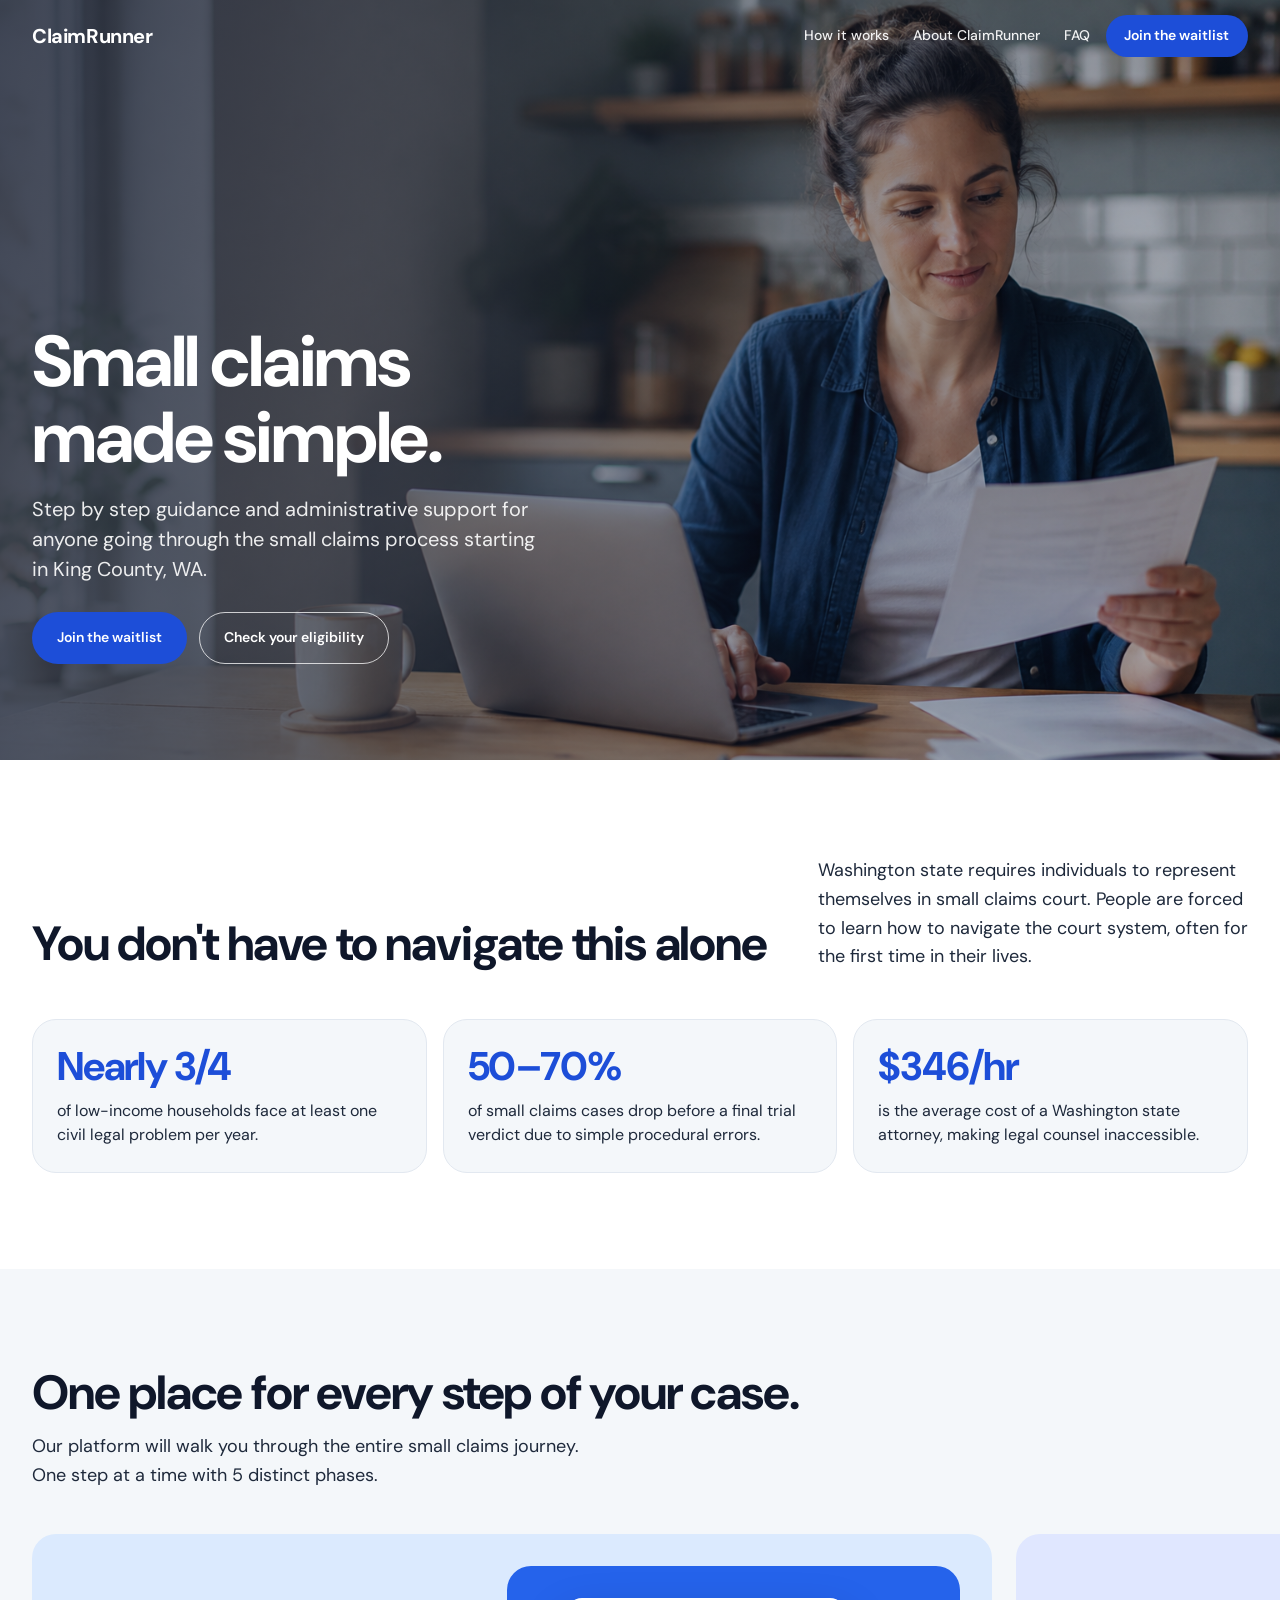
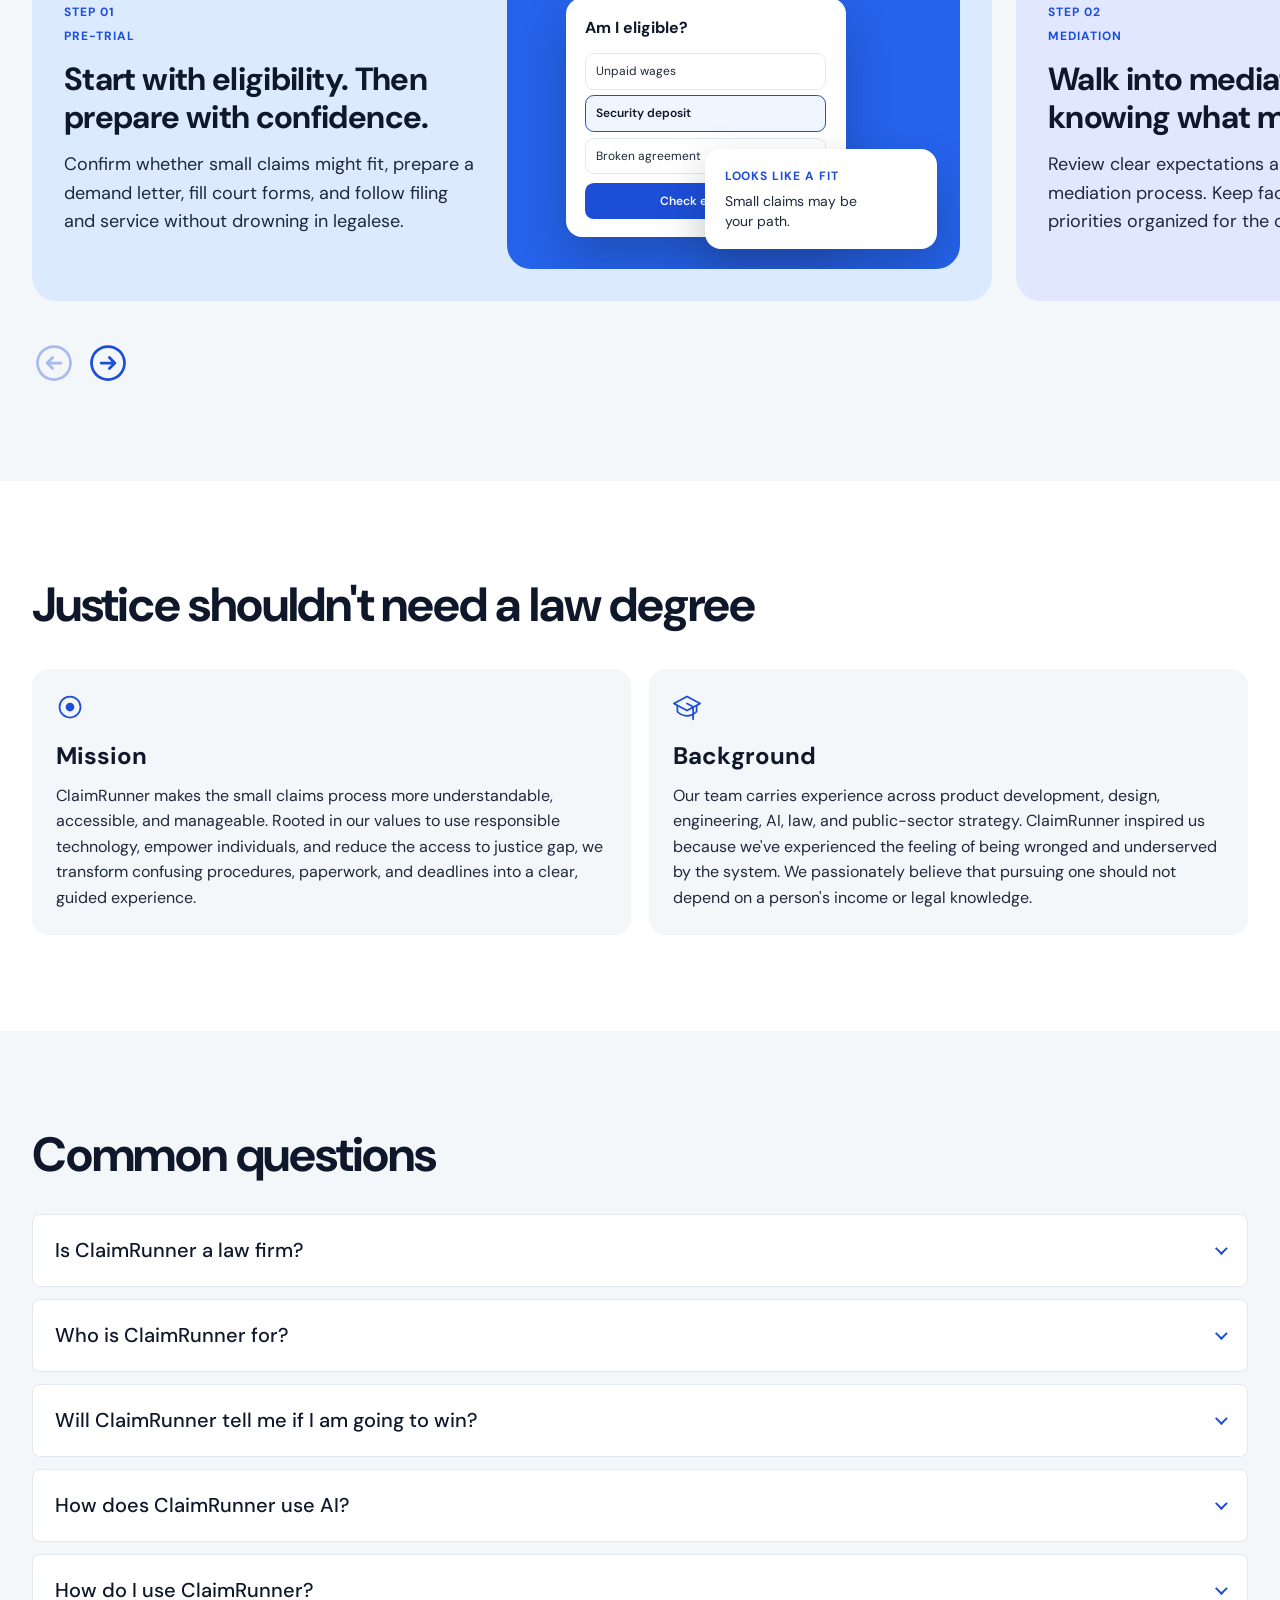
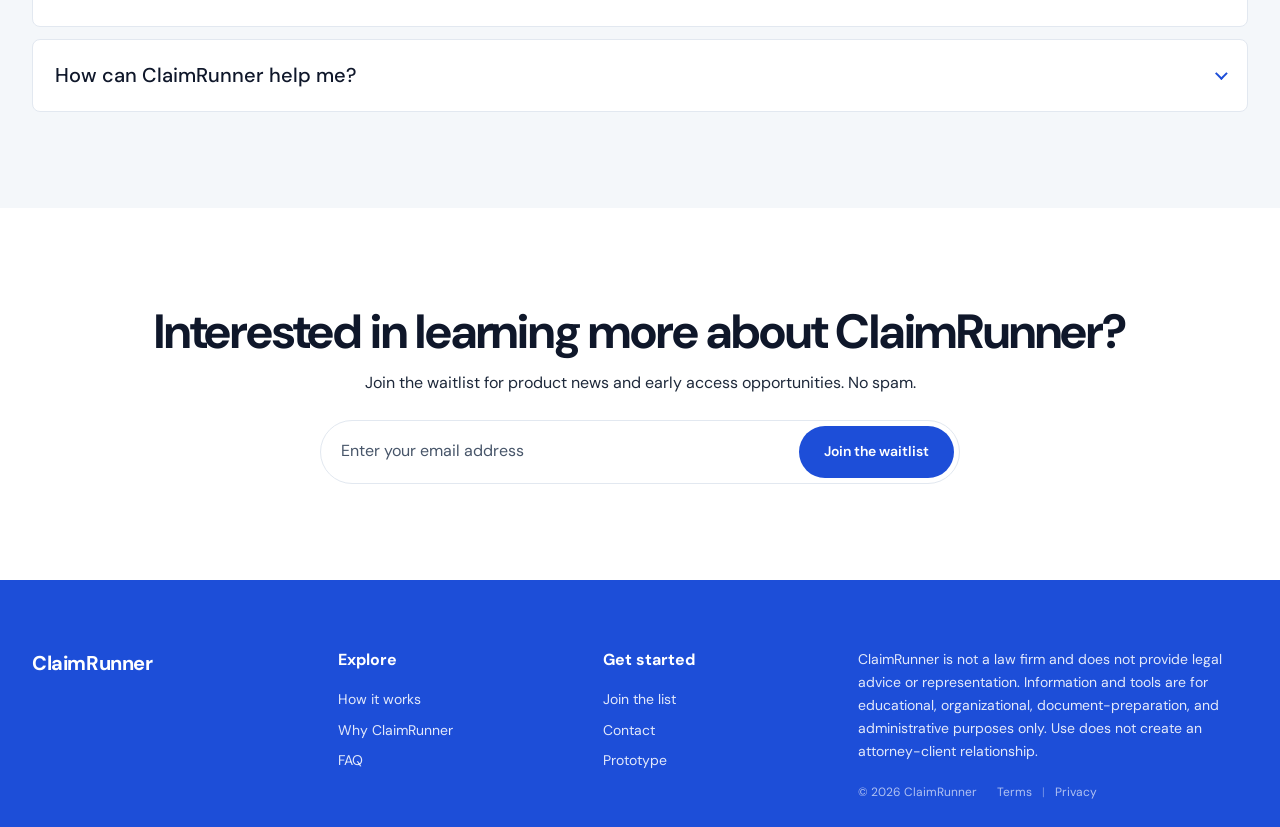
<file: index.html>
<!DOCTYPE html>
<html lang="en">
<head>
  <meta charset="utf-8" />
  <meta name="viewport" content="width=device-width, initial-scale=1" />
  <title>ClaimRunner — Small claims made simple</title>
  <meta name="description" content="A guided path through small claims for self-represented people. Starting in King County, WA. Informational and administrative support, not legal advice." />
  <link rel="preconnect" href="https://fonts.googleapis.com" />
  <link rel="preconnect" href="https://fonts.gstatic.com" crossorigin />
  <link href="https://fonts.googleapis.com/css2?family=DM+Sans:opsz,wght@9..40,400;9..40,500;9..40,600;9..40,700&family=Source+Serif+4:opsz,wght@8..60,600;8..60,700&display=swap" rel="stylesheet" />
  <link rel="stylesheet" href="styles.css" />
  <link rel="icon" type="image/png" href="./assets/favicon.png">
</head>
<body>
  <a class="skip" href="#main">Skip to content</a>

  <header class="nav">
    <div class="shell nav__row">
      <a class="logo" href="index.html">ClaimRunner</a>
      <nav class="nav__links" aria-label="Primary">
        <a href="#how">How it works</a>
        <a href="#start">About ClaimRunner</a>
        <a href="#faq">FAQ</a>
      </nav>
      <div class="nav__actions">
        <button class="btn btn--solid btn--sm" type="button" data-open-signup>Join the waitlist</button>
      </div>
    </div>
  </header>

  <main id="main">
    <!-- 1. Hero — live header copy -->
    <section class="hero">
      <div class="hero__bg" role="img" aria-label="Person at home reviewing papers on a laptop"></div>
      <div class="hero__shade"></div>
      <div class="shell hero__content">
        <h1>Small claims<br />made simple.</h1>
        <p>
          Step by step guidance and administrative support for anyone going through
          the small claims process starting in King County, WA.
        </p>
        <div class="hero__ctas">
          <button class="btn btn--solid" type="button" data-open-signup>Join the waitlist</button>
          <button class="btn btn--outline" type="button" data-open-coming-soon>Check your eligibility</button>
        </div>
      </div>
    </section>

    <!-- 2. Key hook / metrics -->
    <section class="hook" aria-label="Why this matters">
      <div class="shell">
        <div class="hook__intro">
          <h2>You don't have to navigate this alone</h2>
          <p>
            Washington state requires individuals to represent themselves in small claims court.
            People are forced to learn how to navigate the court system, often for the first time
            in their lives.
          </p>
        </div>
        <div class="hook__grid">
          <article class="hook__card">
            <p class="hook__num">Nearly 3/4</p>
            <p class="hook__text">of low-income households face at least one civil legal problem per year.</p>
          </article>
          <article class="hook__card">
            <p class="hook__num">50–70%</p>
            <p class="hook__text">of small claims cases drop before a final trial verdict due to simple procedural errors.</p>
          </article>
          <article class="hook__card">
            <p class="hook__num">$346/hr</p>
            <p class="hook__text">is the average cost of a Washington state attorney, making legal counsel inaccessible.</p>
          </article>
        </div>
      </div>
    </section>

    <!-- 3. How it works: Hinge-style carousel panels -->
    <section id="how" class="how">
      <div class="shell how__head">
        <h2>One place for every step of your case.</h2>
        <p>Our platform will walk you through the entire small claims journey.<br />One step at a time with 5 distinct phases.</p>
      </div>

      <div class="how-carousel">
        <div class="how-carousel__track" id="how-track" tabindex="0">
          <article class="how-panel how-panel--1">
            <div class="how-panel__copy">
              <span class="how-panel__num">Step 01</span>
              <p class="how-panel__phase">Pre-trial</p>
              <h3>Start with eligibility. Then prepare with confidence.</h3>
              <p>
                Confirm whether small claims might fit, prepare a demand letter, fill
                court forms, and follow filing and service without drowning in legalese.
              </p>

            </div>
            <div class="how-panel__surface" aria-hidden="true">
              <div class="surface surface--1">
                <div class="mock mock--wire">
                  <p class="mock__title">Am I eligible?</p>
                  <div class="surface__opt">Unpaid wages</div>
                  <div class="surface__opt is-on">Security deposit</div>
                  <div class="surface__opt">Broken agreement</div>
                  <div class="surface__cta">Check eligibility</div>
                </div>
                <div class="mock mock--stat">
                  <p class="mock__stat-eyebrow">Looks like a fit</p>
                  <p class="mock__stat-line">Small claims may be your path.</p>
                </div>
              </div>
            </div>
          </article>

          <article class="how-panel how-panel--2">
            <div class="how-panel__copy">
              <span class="how-panel__num">Step 02</span>
              <p class="how-panel__phase">Mediation</p>
              <h3>Walk into mediation knowing what matters.</h3>
              <p>
                Review clear expectations about King County's mediation process. Keep
                facts, documents, and priorities organized for the conversation.
              </p>

            </div>
            <div class="how-panel__surface" aria-hidden="true">
              <div class="surface surface--2">
                <div class="mock mock--wire">
                  <p class="mock__title">Your priorities</p>
                  <div class="surface__row"><span>Deposit amount</span><strong>Ready</strong></div>
                  <div class="surface__row"><span>Timeline of events</span><strong>Drafting</strong></div>
                  <div class="surface__row"><span>Photos &amp; receipts</span><strong>Attached</strong></div>
                </div>
                <div class="mock mock--stat">
                  <p class="mock__stat-eyebrow">Mediation</p>
                  <p class="mock__stat-line">Session ready in 3 days.</p>
                </div>
              </div>
            </div>
          </article>

          <article class="how-panel how-panel--3">
            <div class="how-panel__copy">
              <span class="how-panel__num">Step 03</span>
              <p class="how-panel__phase">Trial</p>
              <h3>Show up prepared to tell your story.</h3>
              <p>
                Organize timelines, evidence, and what you want to say so a hearing feels
                less like guessing and more like a clear account of what happened.
              </p>

            </div>
            <div class="how-panel__surface" aria-hidden="true">
              <div class="surface surface--3">
                <div class="mock mock--wire">
                  <p class="mock__title">Hearing outline</p>
                  <div class="surface__step"><span>1</span> What happened</div>
                  <div class="surface__step"><span>2</span> What you want</div>
                  <div class="surface__step"><span>3</span> Evidence to show</div>
                </div>
                <div class="mock mock--stat">
                  <p class="mock__stat-eyebrow">Checklist</p>
                  <p class="mock__stat-line">6 items organized.</p>
                </div>
              </div>
            </div>
          </article>

          <article class="how-panel how-panel--4">
            <div class="how-panel__copy">
              <span class="how-panel__num">Step 04</span>
              <p class="how-panel__phase">Post-judgment</p>
              <h3>Winning isn't the finish line if you still aren't paid.</h3>
              <p>
                Follow collection options and timelines with clearer next steps when a
                judgment needs follow-through.
              </p>

            </div>
            <div class="how-panel__surface" aria-hidden="true">
              <div class="surface surface--4">
                <div class="mock mock--wire">
                  <p class="mock__title">Next actions</p>
                  <div class="surface__row"><span>Payment window</span><strong>30 days</strong></div>
                  <div class="surface__row"><span>Collection options</span><strong>3 available</strong></div>
                  <div class="surface__row"><span>Reminders</span><strong>On</strong></div>
                </div>
                <div class="mock mock--stat">
                  <p class="mock__stat-num">$1,240</p>
                  <p class="mock__stat-line">awarded to you.</p>
                </div>
              </div>
            </div>
          </article>

          <article class="how-panel how-panel--5">
            <div class="how-panel__copy">
              <span class="how-panel__num">Step 05</span>
              <p class="how-panel__phase">Appeal</p>
              <h3>Know the narrow path if you need to appeal.</h3>
              <p>
                Understand grounds, clocks, and petition materials when appeal is an option,
                so you are not guessing under a deadline.
              </p>

            </div>
            <div class="how-panel__surface" aria-hidden="true">
              <div class="surface surface--5">
                <div class="mock mock--wire">
                  <p class="mock__title">Appeal clock</p>
                  <div class="surface__row"><span>Filing window</span><strong>14 days</strong></div>
                  <div class="surface__row"><span>Grounds checklist</span><strong>Review</strong></div>
                  <div class="surface__row"><span>Petition draft</span><strong>Ready</strong></div>
                </div>
                <div class="mock mock--stat">
                  <p class="mock__stat-eyebrow">Deadline</p>
                  <p class="mock__stat-line">14 days to file.</p>
                </div>
              </div>
            </div>
          </article>
        </div>

        <div class="shell how-carousel__controls">
          <button class="how-carousel__btn" type="button" id="how-prev" aria-label="Previous stage">
            <svg class="how-carousel__icon how-carousel__icon--regular" xmlns="http://www.w3.org/2000/svg" viewBox="0 0 256 256" width="44" height="44" fill="currentColor" aria-hidden="true"><path d="M128,24A104,104,0,1,0,232,128,104.11,104.11,0,0,0,128,24Zm0,192a88,88,0,1,1,88-88A88.1,88.1,0,0,1,128,216Zm48-88a8,8,0,0,1-8,8H107.31l18.35,18.34a8,8,0,0,1-11.32,11.32l-32-32a8,8,0,0,1,0-11.32l32-32a8,8,0,0,1,11.32,11.32L107.31,120H168A8,8,0,0,1,176,128Z"/></svg>
            <svg class="how-carousel__icon how-carousel__icon--fill" xmlns="http://www.w3.org/2000/svg" viewBox="0 0 256 256" width="44" height="44" fill="currentColor" aria-hidden="true"><path d="M128,24A104,104,0,1,0,232,128,104.11,104.11,0,0,0,128,24Zm40,112H107.31l18.35,18.34a8,8,0,0,1-11.32,11.32l-32-32a8,8,0,0,1,0-11.32l32-32a8,8,0,0,1,11.32,11.32L107.31,120H168a8,8,0,0,1,0,16Z"/></svg>
          </button>
          <button class="how-carousel__btn" type="button" id="how-next" aria-label="Next stage">
            <svg class="how-carousel__icon how-carousel__icon--regular" xmlns="http://www.w3.org/2000/svg" viewBox="0 0 256 256" width="44" height="44" fill="currentColor" aria-hidden="true"><path d="M128,24A104,104,0,1,0,232,128,104.11,104.11,0,0,0,128,24Zm0,192a88,88,0,1,1,88-88A88.1,88.1,0,0,1,128,216Zm45.66-82.34-32,32a8,8,0,0,1-11.32-11.32L148.69,136H88a8,8,0,0,1,0-16h60.69l-18.35-18.34a8,8,0,0,1,11.32-11.32l32,32A8,8,0,0,1,173.66,133.66Z"/></svg>
            <svg class="how-carousel__icon how-carousel__icon--fill" xmlns="http://www.w3.org/2000/svg" viewBox="0 0 256 256" width="44" height="44" fill="currentColor" aria-hidden="true"><path d="M128,24A104,104,0,1,0,232,128,104.11,104.11,0,0,0,128,24Zm45.66,109.66-32,32a8,8,0,0,1-11.32-11.32L148.69,136H88a8,8,0,0,1,0-16h60.69l-18.35-18.34a8,8,0,0,1,11.32-11.32l32,32A8,8,0,0,1,173.66,133.66Z"/></svg>
          </button>
        </div>
      </div>
    </section>

    <!-- 4. Why — Mission + Background facts -->
    <section id="start" class="about why-org">
      <div class="shell">
        <h2>Justice shouldn't need a law degree</h2>
        <div class="why-org__pair">
          <div class="about__card">
            <span class="about__icon">
              <svg xmlns="http://www.w3.org/2000/svg" viewBox="0 0 256 256" width="28" height="28" fill="currentColor" aria-hidden="true"><path d="M128,24A104,104,0,1,0,232,128,104.11,104.11,0,0,0,128,24Zm0,192a88,88,0,1,1,88-88A88.1,88.1,0,0,1,128,216Z"/><circle cx="128" cy="128" r="40"/></svg>
            </span>
            <h3>Mission</h3>
            <p>
              ClaimRunner makes the small claims process more understandable, accessible,
              and manageable. Rooted in our values to use responsible technology, empower
              individuals, and reduce the access to justice gap, we transform confusing
              procedures, paperwork, and deadlines into a clear, guided experience.
            </p>
          </div>
          <div class="about__card">
            <span class="about__icon">
              <svg xmlns="http://www.w3.org/2000/svg" viewBox="0 0 256 256" width="28" height="28" fill="currentColor" aria-hidden="true"><path d="M251.76,88.94l-120-64a8,8,0,0,0-7.52,0l-120,64a8,8,0,0,0,0,14.12L32,117.87v48.42a15.91,15.91,0,0,0,4.06,10.65C49.16,191.53,78.51,216,128,216a130,130,0,0,0,48-8.76V240a8,8,0,0,0,16,0V199.51a115.63,115.63,0,0,0,27.94-22.57A15.91,15.91,0,0,0,224,166.29V117.87l27.76-14.81a8,8,0,0,0,0-14.12ZM128,200c-43.27,0-68.72-21.14-80-33.71V126.4l76.24,40.66a8,8,0,0,0,7.52,0L176,143.47v46.34C163.4,195.69,147.52,200,128,200Zm80-33.72a97.6,97.6,0,0,1-16,14.25V134.93l16-8.53ZM188,118.94l-.22-.13-56-29.87a8,8,0,0,0-7.52,14.12L171,128l-43,22.93L25,96,128,41.07,231,96Z"/></svg>
            </span>
            <h3>Background</h3>
            <p>
              Our team carries experience across product development, design, engineering, AI, law,
              and public-sector strategy. ClaimRunner inspired us because we've experienced the
              feeling of being wronged and underserved by the system. We passionately believe that
              pursuing one should not depend on a person's income or legal knowledge.
            </p>
          </div>
        </div>
      </div>
    </section>

    <!-- 5. FAQ -->
    <section id="faq" class="faq">
      <div class="shell faq__inner">
        <div class="faq__head">
          <h2>Common questions</h2>
        </div>
        <div class="faq__list">
          <details>
            <summary>Is ClaimRunner a law firm?</summary>
            <p>No. ClaimRunner is not a law firm and does not provide legal advice or representation. Tools are for educational, organizational, and administrative support only.</p>
          </details>
          <details>
            <summary>Who is ClaimRunner for?</summary>
            <p>Self-represented people navigating small claims, starting in King County, WA. Expanding to more jurisdictions in the future.</p>
          </details>
          <details>
            <summary>Will ClaimRunner tell me if I am going to win?</summary>
            <p>No. ClaimRunner does not predict outcomes, assess legal merits of cases, liability, or recommend legal strategy.</p>
          </details>
          <details>
            <summary>How does ClaimRunner use AI?</summary>
            <p>AI may help organize information you provide, reduce repetitive work, improve clarity, and prepare materials for your review. It does not create facts, make legal decisions, or replace professional legal advice.</p>
          </details>
          <details>
            <summary>How do I use ClaimRunner?</summary>
            <p>Join the waitlist to hear when tools open and to help shape early versions of the product. Free to join, no account required.</p>
          </details>
          <details>
            <summary>How can ClaimRunner help me?</summary>
            <p>If you are currently going through, or expect to go through, the small claims process: ClaimRunner provides clear, personalized, and actionable guidance through an intuitive experience. We automate document generation (such as demand letters and small claims applications), organize your information, and help tailor your material towards your local court’s requirements. We offer support through the entire small claims life-cycle so you won’t have to worry about missing steps, incorrectly submitting materials, or questioning your options!</p>
          </details>
        </div>
      </div>
    </section>

    <!-- 6. Signup CTA -->
    <section id="signup" class="signup">
      <div class="shell signup__row">
        <div class="signup__copy">
          <h2>Interested in learning more about ClaimRunner?</h2>
          <p>Join the waitlist for product news and early access opportunities. No spam.</p>
        </div>
        <form class="signup-inline" data-waitlist-form>
          <label class="visually-hidden" for="waitlist-email">Email</label>
          <input id="waitlist-email" type="email" name="email" placeholder="Enter your email address" autocomplete="email" required />
          <button class="btn btn--solid" type="submit">Join the waitlist</button>
        </form>
      </div>
    </section>
  </main>

  <footer class="foot">
    <div class="shell foot__top">
      <div class="foot__brand">
        <a class="logo" href="index.html">ClaimRunner</a>
      </div>

      <div class="foot__cols">
        <div>
          <h4>Explore</h4>
          <a href="#how">How it works</a>
          <a href="#start">Why ClaimRunner</a>
          <a href="#faq">FAQ</a>
        </div>
        <div>
          <h4>Get started</h4>
          <button type="button" data-open-signup>Join the list</button>
          <button type="button" data-open-contact>Contact</button>
          <button type="button" data-open-prototype>Prototype</button>
        </div>
      </div>

      <div class="foot__aside">
        <p>
          ClaimRunner is not a law firm and does not provide legal advice or representation.
          Information and tools are for educational, organizational, document-preparation, and
          administrative purposes only. Use does not create an attorney-client relationship.
        </p>
        <p class="foot__meta">
          <span>© 2026 ClaimRunner</span>
          <span class="foot__pipes">
            <a href="legal.html">Terms</a>
            <a href="legal.html#privacy">Privacy</a>
          </span>
        </p>
      </div>
    </div>
  </footer>

  <dialog class="modal" id="waitlist-modal" aria-labelledby="waitlist-title">
    <div class="modal__sheet">
      <header class="modal__head">
        <div class="modal__title-row">
          <svg class="modal__success-icon" data-waitlist-success xmlns="http://www.w3.org/2000/svg" viewBox="0 0 256 256" width="28" height="28" fill="currentColor" aria-hidden="true" hidden><path d="M128,24A104,104,0,1,0,232,128,104.11,104.11,0,0,0,128,24Zm45.66,85.66-56,56a8,8,0,0,1-11.32,0l-24-24a8,8,0,0,1,11.32-11.32L112,148.69l50.34-50.35a8,8,0,0,1,11.32,11.32Z"/></svg>
          <h2 id="waitlist-title">Thanks for joining!</h2>
        </div>
        <button type="button" class="modal__close" data-close-dialog aria-label="Close">
          <svg class="modal__close-icon modal__close-icon--regular" xmlns="http://www.w3.org/2000/svg" viewBox="0 0 256 256" width="32" height="32" fill="currentColor" aria-hidden="true"><path d="M165.66,101.66,139.31,128l26.35,26.34a8,8,0,0,1-11.32,11.32L128,139.31l-26.34,26.35a8,8,0,0,1-11.32-11.32L116.69,128,90.34,101.66a8,8,0,0,1,11.32-11.32L128,116.69l26.34-26.35a8,8,0,0,1,11.32,11.32ZM232,128A104,104,0,1,1,128,24,104.11,104.11,0,0,1,232,128Zm-16,0a88,88,0,1,0-88,88A88.1,88.1,0,0,0,216,128Z"/></svg>
          <svg class="modal__close-icon modal__close-icon--fill" xmlns="http://www.w3.org/2000/svg" viewBox="0 0 256 256" width="32" height="32" fill="currentColor" aria-hidden="true"><path d="M128,24A104,104,0,1,0,232,128,104.11,104.11,0,0,0,128,24Zm37.66,130.34a8,8,0,0,1-11.32,11.32L128,139.31l-26.34,26.35a8,8,0,0,1-11.32-11.32L116.69,128,90.34,101.66a8,8,0,0,1,11.32-11.32L128,116.69l26.34-26.35a8,8,0,0,1,11.32,11.32L139.31,128Z"/></svg>
        </button>
      </header>
      <p class="modal__lead modal__lead--standalone" id="waitlist-lead">
        ClaimRunner is preparing for a limited pilot with people navigating small claims in King County. Join the waitlist to receive product updates and opportunities to test early versions of the platform.
      </p>
      <form class="modal__body modal__form" data-followup-form>
        <label>Email
          <input id="followup-email" type="email" name="email" placeholder="you@example.com" autocomplete="email" required />
        </label>
        <label>Full name
          <span class="opt">(optional)</span>
          <input id="followup-name" type="text" name="name" placeholder="Alex Rivera" autocomplete="name" />
        </label>
        <label>ZIP code
          <span class="opt">(optional)</span>
          <input id="followup-zip" type="text" name="zip" placeholder="98101" inputmode="numeric" autocomplete="postal-code" maxlength="10" />
        </label>
        <label>Why are you interested in ClaimRunner?
          <span class="opt">(optional)</span>
          <textarea id="followup-why" name="reason" rows="3" placeholder="e.g. I'm preparing a small claims case and want clearer next steps"></textarea>
        </label>
        <button class="btn btn--solid btn--block" type="submit">Get updates</button>
      </form>
    </div>
  </dialog>

  <dialog class="modal" id="coming-soon-modal" aria-labelledby="coming-soon-title">
    <div class="modal__sheet is-compact">
      <header class="modal__head">
        <div class="modal__title-row">
          <h2 id="coming-soon-title">Coming Soon!</h2>
        </div>
        <button type="button" class="modal__close" data-close-dialog aria-label="Close">
          <svg class="modal__close-icon modal__close-icon--regular" xmlns="http://www.w3.org/2000/svg" viewBox="0 0 256 256" width="32" height="32" fill="currentColor" aria-hidden="true"><path d="M165.66,101.66,139.31,128l26.35,26.34a8,8,0,0,1-11.32,11.32L128,139.31l-26.34,26.35a8,8,0,0,1-11.32-11.32L116.69,128,90.34,101.66a8,8,0,0,1,11.32-11.32L128,116.69l26.34-26.35a8,8,0,0,1,11.32,11.32ZM232,128A104,104,0,1,1,128,24,104.11,104.11,0,0,1,232,128Zm-16,0a88,88,0,1,0-88,88A88.1,88.1,0,0,0,216,128Z"/></svg>
          <svg class="modal__close-icon modal__close-icon--fill" xmlns="http://www.w3.org/2000/svg" viewBox="0 0 256 256" width="32" height="32" fill="currentColor" aria-hidden="true"><path d="M128,24A104,104,0,1,0,232,128,104.11,104.11,0,0,0,128,24Zm37.66,130.34a8,8,0,0,1-11.32,11.32L128,139.31l-26.34,26.35a8,8,0,0,1-11.32-11.32L116.69,128,90.34,101.66a8,8,0,0,1,11.32-11.32L128,116.69l26.34-26.35a8,8,0,0,1,11.32,11.32L139.31,128Z"/></svg>
        </button>
      </header>
      <p class="modal__lead modal__lead--standalone" id="coming-soon-lead">
        We're close to launching our King County Small Claims Eligibility Checker.
      </p>
    </div>
  </dialog>

  <dialog class="modal" id="contact-modal" aria-labelledby="contact-title">
    <div class="modal__sheet">
      <header class="modal__head">
        <div class="modal__title">
          <h2 id="contact-title">Get in Touch</h2>
          <p class="modal__lead">Have a question or need help? Send us a message and we'll get back to you within 24 hours.</p>
        </div>
        <button type="button" class="modal__close" data-close-dialog aria-label="Close">
          <svg class="modal__close-icon modal__close-icon--regular" xmlns="http://www.w3.org/2000/svg" viewBox="0 0 256 256" width="32" height="32" fill="currentColor" aria-hidden="true"><path d="M165.66,101.66,139.31,128l26.35,26.34a8,8,0,0,1-11.32,11.32L128,139.31l-26.34,26.35a8,8,0,0,1-11.32-11.32L116.69,128,90.34,101.66a8,8,0,0,1,11.32-11.32L128,116.69l26.34-26.35a8,8,0,0,1,11.32,11.32ZM232,128A104,104,0,1,1,128,24,104.11,104.11,0,0,1,232,128Zm-16,0a88,88,0,1,0-88,88A88.1,88.1,0,0,0,216,128Z"/></svg>
          <svg class="modal__close-icon modal__close-icon--fill" xmlns="http://www.w3.org/2000/svg" viewBox="0 0 256 256" width="32" height="32" fill="currentColor" aria-hidden="true"><path d="M128,24A104,104,0,1,0,232,128,104.11,104.11,0,0,0,128,24Zm37.66,130.34a8,8,0,0,1-11.32,11.32L128,139.31l-26.34,26.35a8,8,0,0,1-11.32-11.32L116.69,128,90.34,101.66a8,8,0,0,1,11.32-11.32L128,116.69l26.34-26.35a8,8,0,0,1,11.32,11.32L139.31,128Z"/></svg>
        </button>
      </header>
      <form class="modal__form" data-contact-form>
        <label>Name
          <input id="contact-name" type="text" name="name" placeholder="e.g. Jane Doe" autocomplete="name" required />
        </label>
        <label>Email
          <input id="contact-email" type="email" name="email" placeholder="you@example.com" autocomplete="email" required />
        </label>
        <label>Message
          <span class="opt">(optional)</span>
          <textarea id="contact-message" name="message" rows="4" placeholder="Tell us more..."></textarea>
        </label>
        <button class="btn btn--solid btn--block" type="submit">Submit</button>
        <button class="modal__skip" type="button" data-close-dialog>Cancel</button>
      </form>
    </div>
  </dialog>

  <script>
    (function () {
      const waitlistModal = document.getElementById("waitlist-modal");
      const waitlistSheet = waitlistModal ? waitlistModal.querySelector(".modal__sheet") : null;
      const waitlistTitle = document.getElementById("waitlist-title");
      const waitlistLead = document.getElementById("waitlist-lead");
      const track = document.getElementById("how-track");
      const waitlistForm = document.querySelector("[data-waitlist-form]");
      const waitlistEmail = document.getElementById("waitlist-email");
      const followupForm = document.querySelector("[data-followup-form]");
      const followupEmail = document.getElementById("followup-email");
      const followupName = document.getElementById("followup-name");
      const followupWhy = document.getElementById("followup-why");
      const waitlistSuccess = document.querySelector("[data-waitlist-success]");
      const comingSoonModal = document.getElementById("coming-soon-modal");
      const contactModal = document.getElementById("contact-modal");
      const contactForm = document.querySelector("[data-contact-form]");
      const contactName = document.getElementById("contact-name");
      let waitlistCaptured = "";
      let formTitle = "";
      let formLead = "";

      function openDialog(dialog) {
        if (!dialog) return;
        if (dialog.showModal) dialog.showModal();
        else dialog.setAttribute("open", "");
      }
      function closeDialog(dialog) {
        if (!dialog) return;
        if (dialog.close) dialog.close();
        else dialog.removeAttribute("open");
      }

      function setWaitlistSuccess(on) {
        if (waitlistSheet) waitlistSheet.classList.toggle("is-success", !!on);
        if (followupForm) followupForm.toggleAttribute("hidden", !!on);
        if (waitlistSuccess) waitlistSuccess.toggleAttribute("hidden", !on);
        if (waitlistTitle) {
          waitlistTitle.textContent = on ? "You've joined the waitlist!" : formTitle;
        }
        if (waitlistLead) {
          waitlistLead.textContent = on
            ? "Stay tuned for updates from the ClaimRunner team"
            : formLead;
        }
      }

      function showWaitlistModal(email, lockEmail) {
        waitlistCaptured = email || "";
        formTitle = lockEmail ? "Thanks for joining!" : "Join the waitlist";
        formLead = lockEmail
          ? "Your email is confirmed. We'll send product news and early access notes as tools open in King County. Optionally tell us why you're interested so we can tailor ClaimRunner to people in your situation."
          : "ClaimRunner is preparing for a limited pilot with people navigating small claims in King County. Join the waitlist to receive product updates and opportunities to test early versions of the platform.";
        setWaitlistSuccess(false);
        if (followupForm) followupForm.reset();
        if (followupEmail) {
          followupEmail.value = waitlistCaptured;
          followupEmail.readOnly = !!lockEmail;
          followupEmail.classList.toggle("is-locked", !!lockEmail);
        }
        openDialog(waitlistModal);
        if (lockEmail && followupName) followupName.focus();
        else if (followupEmail) followupEmail.focus();
      }

      document.querySelectorAll("[data-open-signup]").forEach(function (el) {
        el.addEventListener("click", function (e) {
          e.preventDefault();
          showWaitlistModal("", false);
        });
      });
      document.querySelectorAll("[data-open-coming-soon]").forEach(function (el) {
        el.addEventListener("click", function (e) {
          e.preventDefault();
          openDialog(comingSoonModal);
        });
      });
      document.querySelectorAll("[data-open-contact]").forEach(function (el) {
        el.addEventListener("click", function (e) {
          e.preventDefault();
          if (contactForm) contactForm.reset();
          openDialog(contactModal);
          if (contactName) contactName.focus();
        });
      });
      document.querySelectorAll("[data-close-dialog]").forEach(function (el) {
        el.addEventListener("click", function () {
          closeDialog(el.closest("dialog"));
        });
      });
      if (waitlistModal) {
        waitlistModal.addEventListener("click", function (e) {
          if (e.target === waitlistModal) closeDialog(waitlistModal);
        });
      }
      if (comingSoonModal) {
        comingSoonModal.addEventListener("click", function (e) {
          if (e.target === comingSoonModal) closeDialog(comingSoonModal);
        });
      }
      if (contactModal) {
        contactModal.addEventListener("click", function (e) {
          if (e.target === contactModal) closeDialog(contactModal);
        });
      }

      if (waitlistForm) {
        waitlistForm.addEventListener("submit", function (e) {
          e.preventDefault();
          const email = waitlistEmail ? waitlistEmail.value.trim() : "";
          if (!email) return;
          showWaitlistModal(email, true);
        });
      }
      if (followupForm) {
        followupForm.addEventListener("submit", function (e) {
          e.preventDefault();
          setWaitlistSuccess(true);
        });
      }
      if (contactForm) {
        contactForm.addEventListener("submit", function (e) {
          e.preventDefault();
          closeDialog(contactModal);
        });
      }

      // Swap the overlay nav to its solid state once the page scrolls
      const nav = document.querySelector(".nav");
      if (nav && !nav.classList.contains("nav--light")) {
        let ticking = false;
        function syncNav() {
          nav.classList.toggle("nav--scrolled", window.scrollY > 8);
          ticking = false;
        }
        window.addEventListener("scroll", function () {
          if (ticking) return;
          ticking = true;
          requestAnimationFrame(syncNav);
        }, { passive: true });
        syncNav();
      }

      function scrollHow(dir) {
        const panel = track.querySelector(".how-panel");
        const styles = getComputedStyle(track);
        const pad = parseFloat(styles.scrollPaddingLeft) || 0;
        const amount = panel ? panel.getBoundingClientRect().width + 24 : 900;
        track.scrollBy({ left: dir * amount, behavior: "smooth" });
        // Keep first panel aligned to content width when scrolling back
        if (dir < 0) {
          requestAnimationFrame(function () {
            if (track.scrollLeft < pad + 8) track.scrollTo({ left: 0, behavior: "smooth" });
          });
        }
      }
      document.getElementById("how-prev").addEventListener("click", function () { scrollHow(-1); });
      document.getElementById("how-next").addEventListener("click", function () { scrollHow(1); });

      function updateHowBtns() {
        const prev = document.getElementById("how-prev");
        const next = document.getElementById("how-next");
        const max = track.scrollWidth - track.clientWidth;
        prev.setAttribute("aria-disabled", track.scrollLeft <= 8 ? "true" : "false");
        next.setAttribute("aria-disabled", track.scrollLeft >= max - 8 ? "true" : "false");
      }
      track.addEventListener("scroll", updateHowBtns, { passive: true });
      updateHowBtns();
      track.scrollLeft = 0;
    })();
  </script>
</body>
</html>
</file>
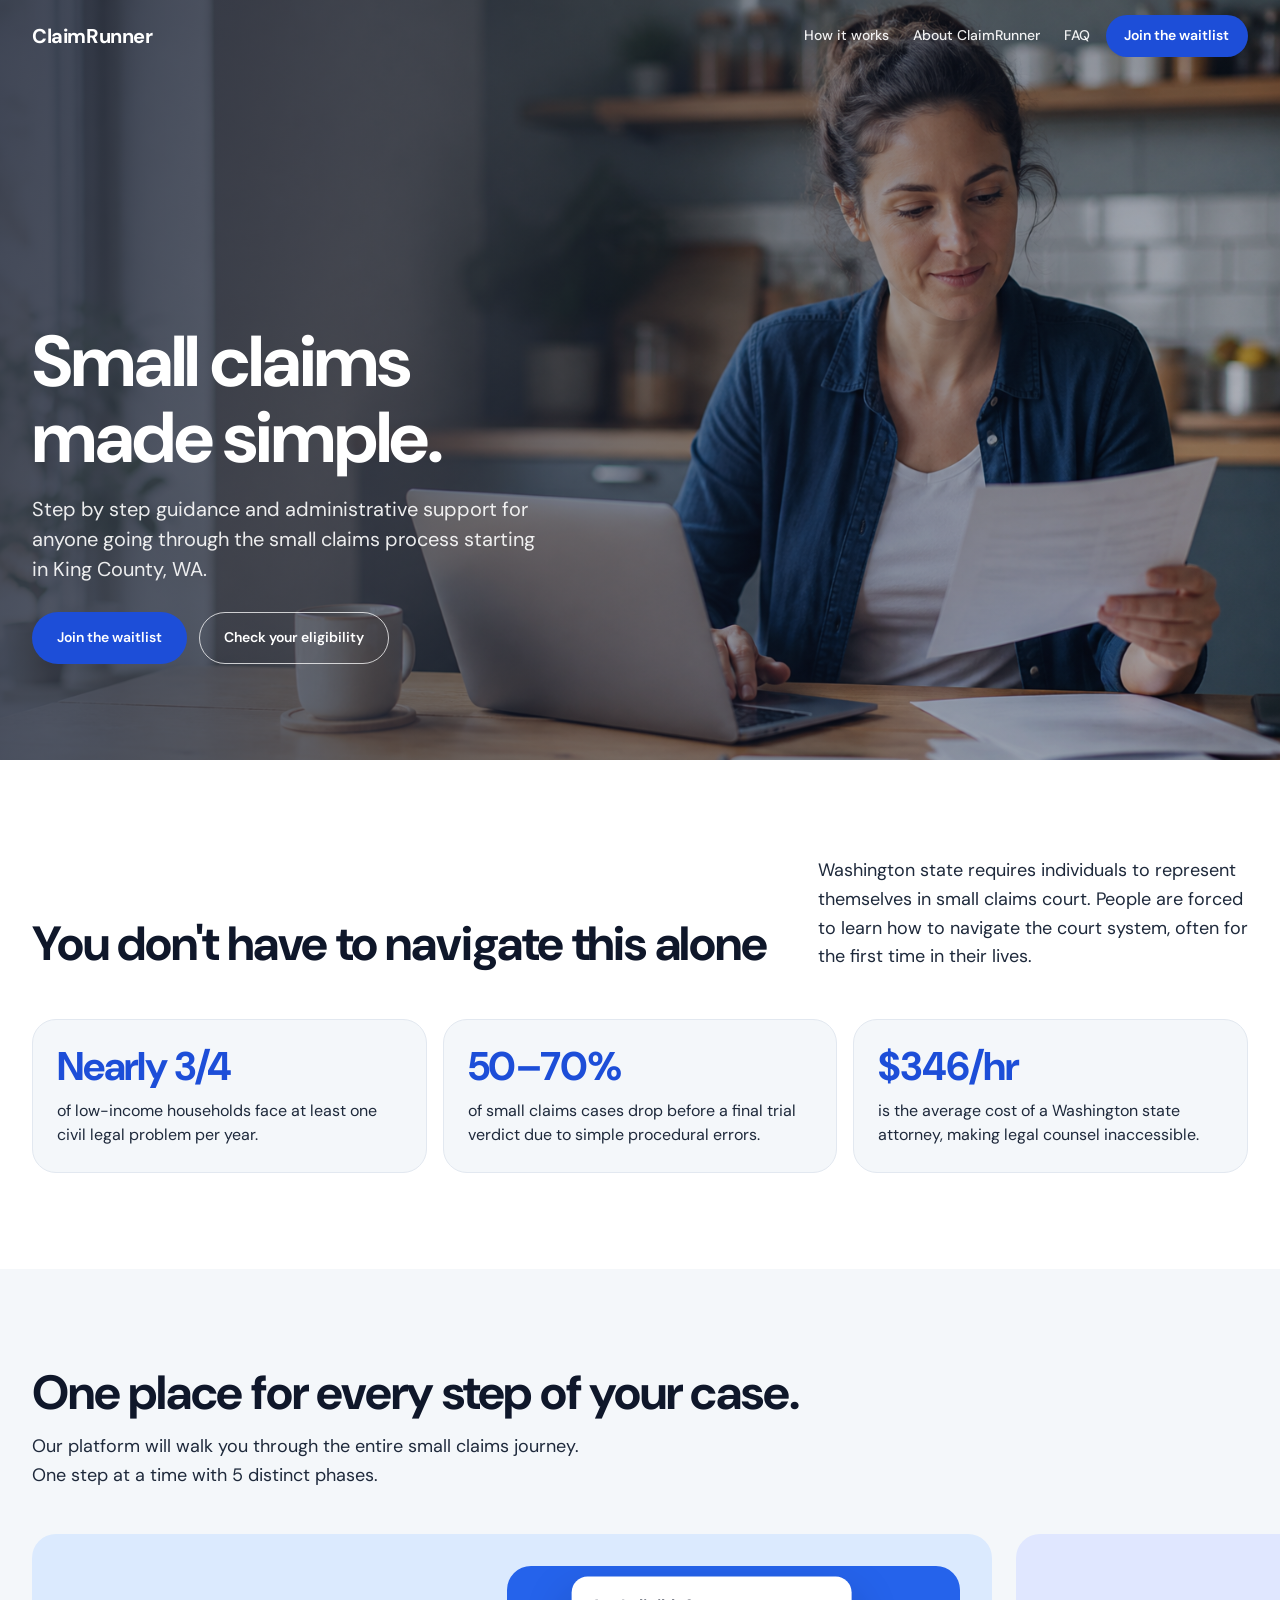
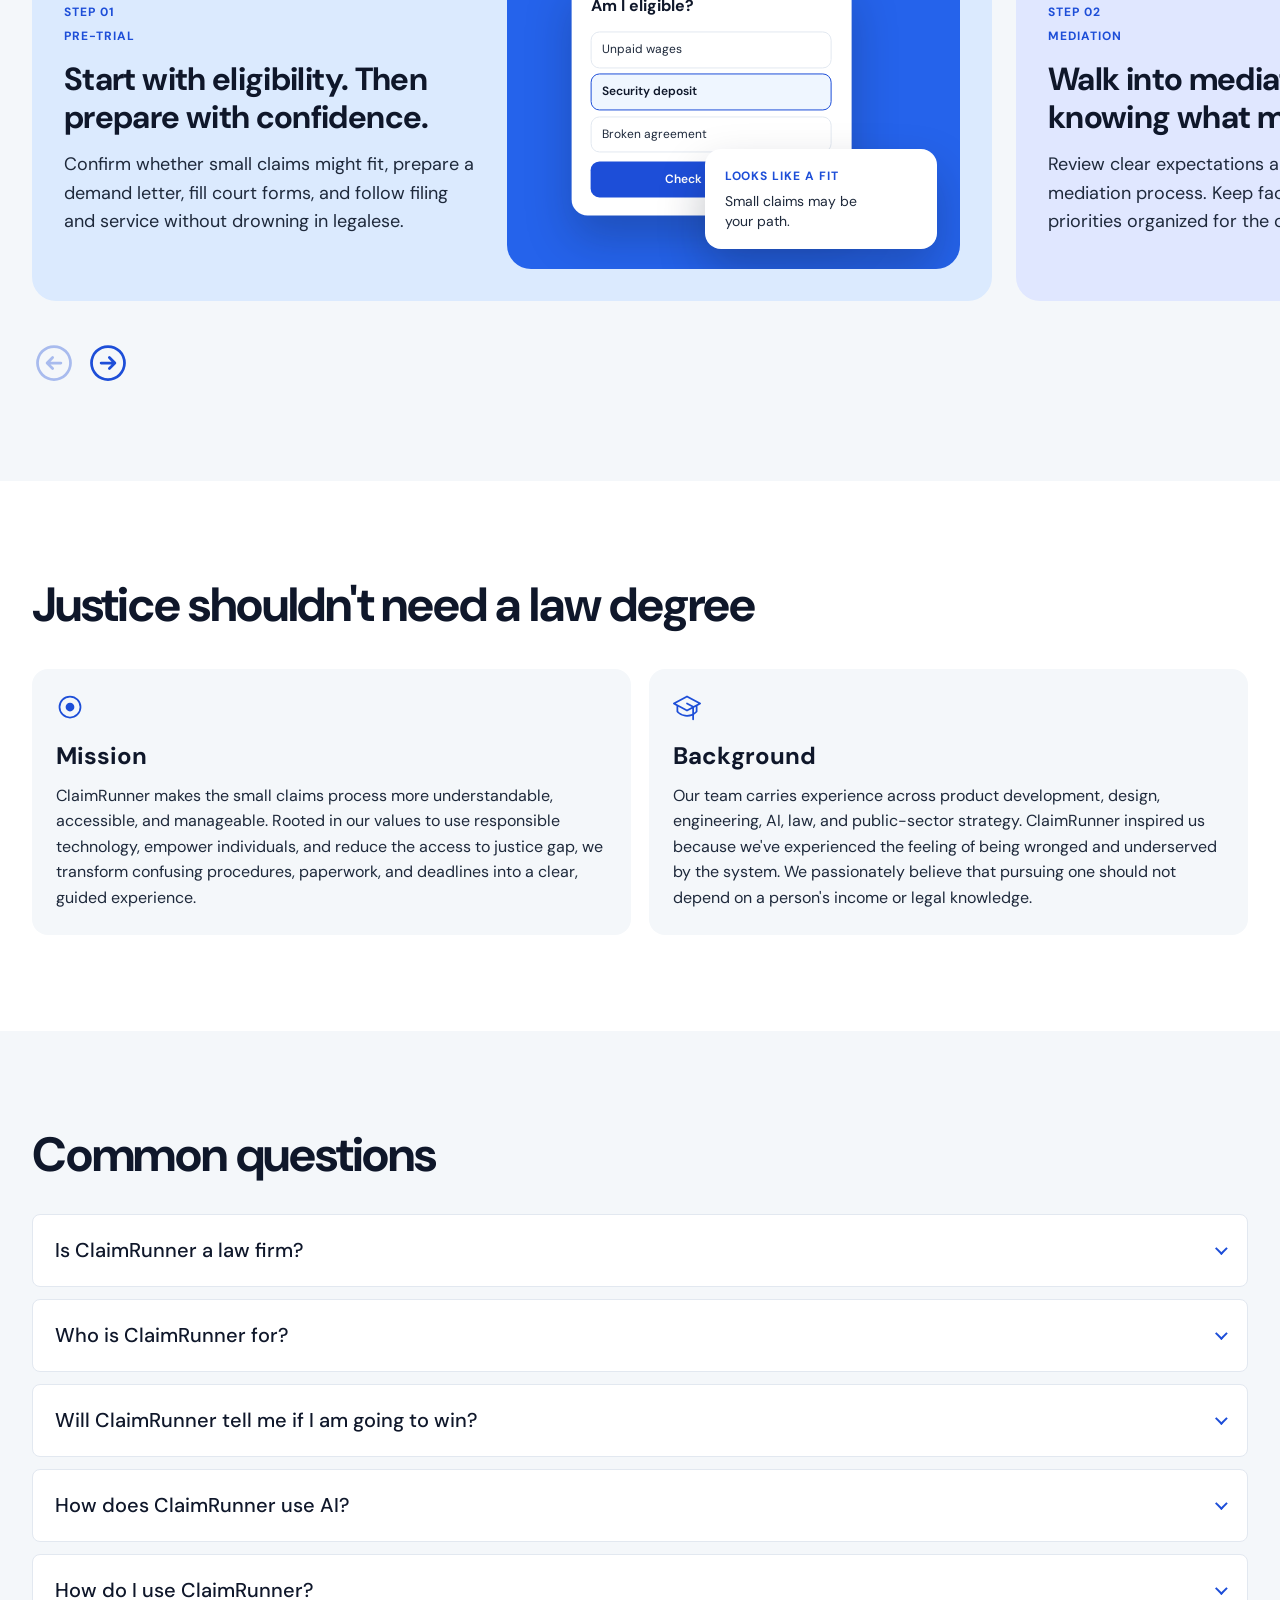
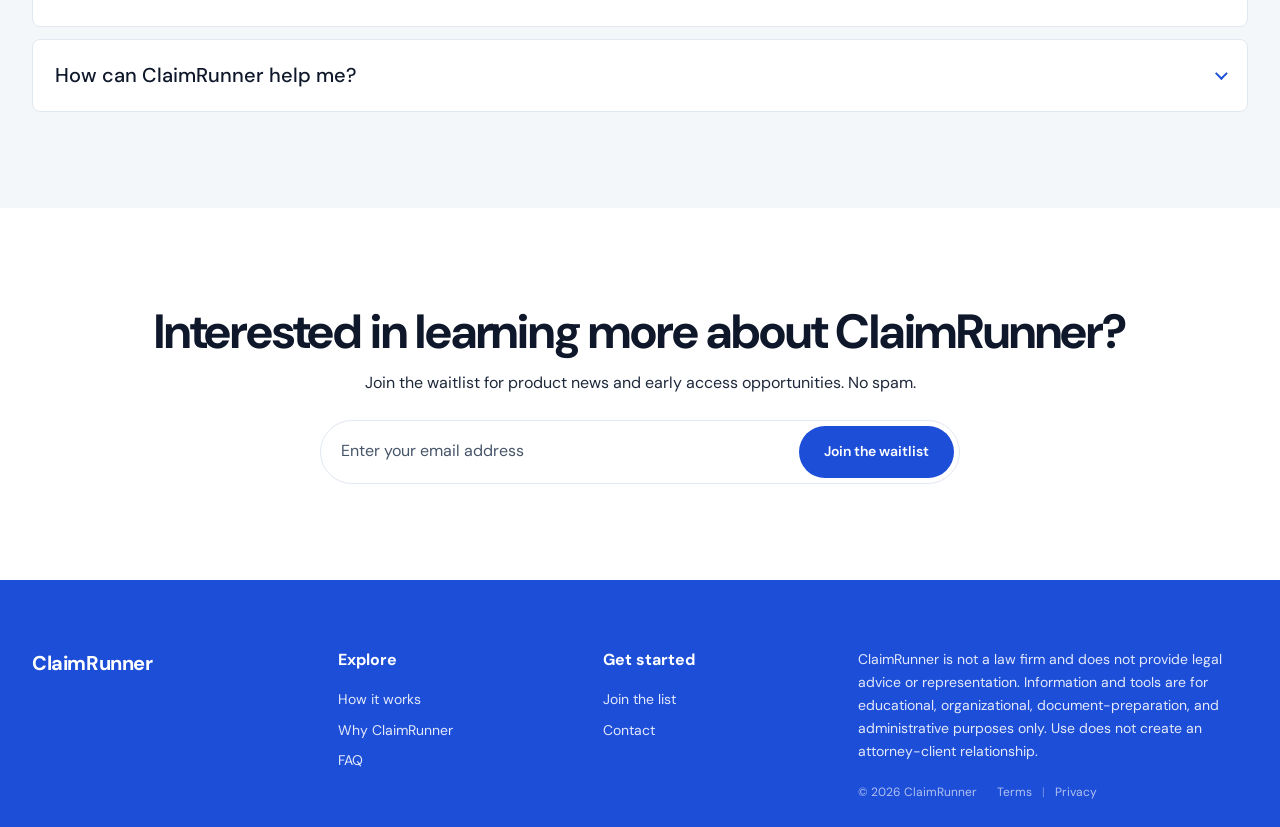
<file: claimrunner-homepage-v8-main/index.html>
<!DOCTYPE html>
<html lang="en">
<head>
  <meta charset="utf-8" />
  <meta name="viewport" content="width=device-width, initial-scale=1" />
  <title>ClaimRunner — Small claims made simple</title>
  <meta name="description" content="A guided path through small claims for self-represented people. Starting in King County, WA. Informational and administrative support, not legal advice." />
  <link rel="preconnect" href="https://fonts.googleapis.com" />
  <link rel="preconnect" href="https://fonts.gstatic.com" crossorigin />
  <link href="https://fonts.googleapis.com/css2?family=DM+Sans:opsz,wght@9..40,400;9..40,500;9..40,600;9..40,700&family=Source+Serif+4:opsz,wght@8..60,600;8..60,700&display=swap" rel="stylesheet" />
  <link rel="stylesheet" href="styles.css" />
</head>
<body>
  <a class="skip" href="#main">Skip to content</a>

  <header class="nav">
    <div class="shell nav__row">
      <a class="logo" href="index.html">ClaimRunner</a>
      <nav class="nav__links" aria-label="Primary">
        <a href="#how">How it works</a>
        <a href="#start">About ClaimRunner</a>
        <a href="#faq">FAQ</a>
      </nav>
      <div class="nav__actions">
        <button class="btn btn--solid btn--sm" type="button" data-open-signup>Join the waitlist</button>
      </div>
    </div>
  </header>

  <main id="main">
    <!-- 1. Hero — live header copy -->
    <section class="hero">
      <div class="hero__bg" role="img" aria-label="Person at home reviewing papers on a laptop"></div>
      <div class="hero__shade"></div>
      <div class="shell hero__content">
        <h1>Small claims<br />made simple.</h1>
        <p>
          Step by step guidance and administrative support for anyone going through
          the small claims process starting in King County, WA.
        </p>
        <div class="hero__ctas">
          <button class="btn btn--solid" type="button" data-open-signup>Join the waitlist</button>
          <button class="btn btn--outline" type="button" data-open-coming-soon>Check your eligibility</button>
        </div>
      </div>
    </section>

    <!-- 2. Key hook / metrics -->
    <section class="hook" aria-label="Why this matters">
      <div class="shell">
        <div class="hook__intro">
          <h2>You don't have to navigate this alone</h2>
          <p>
            Washington state requires individuals to represent themselves in small claims court.
            People are forced to learn how to navigate the court system, often for the first time
            in their lives.
          </p>
        </div>
        <div class="hook__grid">
          <article class="hook__card">
            <p class="hook__num">Nearly 3/4</p>
            <p class="hook__text">of low-income households face at least one civil legal problem per year.</p>
          </article>
          <article class="hook__card">
            <p class="hook__num">50–70%</p>
            <p class="hook__text">of small claims cases drop before a final trial verdict due to simple procedural errors.</p>
          </article>
          <article class="hook__card">
            <p class="hook__num">$346/hr</p>
            <p class="hook__text">is the average cost of a Washington state attorney, making legal counsel inaccessible.</p>
          </article>
        </div>
      </div>
    </section>

    <!-- 3. How it works: Hinge-style carousel panels -->
    <section id="how" class="how">
      <div class="shell how__head">
        <h2>One place for every step of your case.</h2>
        <p>Our platform will walk you through the entire small claims journey.<br />One step at a time with 5 distinct phases.</p>
      </div>

      <div class="how-carousel">
        <div class="how-carousel__track" id="how-track" tabindex="0">
          <article class="how-panel how-panel--1">
            <div class="how-panel__copy">
              <span class="how-panel__num">Step 01</span>
              <p class="how-panel__phase">Pre-trial</p>
              <h3>Start with eligibility. Then prepare with confidence.</h3>
              <p>
                Confirm whether small claims might fit, prepare a demand letter, fill
                court forms, and follow filing and service without drowning in legalese.
              </p>

            </div>
            <div class="how-panel__surface" aria-hidden="true">
              <div class="surface surface--1">
                <div class="mock mock--wire">
                  <p class="mock__title">Am I eligible?</p>
                  <div class="surface__opt">Unpaid wages</div>
                  <div class="surface__opt is-on">Security deposit</div>
                  <div class="surface__opt">Broken agreement</div>
                  <div class="surface__cta">Check eligibility</div>
                </div>
                <div class="mock mock--stat">
                  <p class="mock__stat-eyebrow">Looks like a fit</p>
                  <p class="mock__stat-line">Small claims may be your path.</p>
                </div>
              </div>
            </div>
          </article>

          <article class="how-panel how-panel--2">
            <div class="how-panel__copy">
              <span class="how-panel__num">Step 02</span>
              <p class="how-panel__phase">Mediation</p>
              <h3>Walk into mediation knowing what matters.</h3>
              <p>
                Review clear expectations about King County's mediation process. Keep
                facts, documents, and priorities organized for the conversation.
              </p>

            </div>
            <div class="how-panel__surface" aria-hidden="true">
              <div class="surface surface--2">
                <div class="mock mock--wire">
                  <p class="mock__title">Your priorities</p>
                  <div class="surface__row"><span>Deposit amount</span><strong>Ready</strong></div>
                  <div class="surface__row"><span>Timeline of events</span><strong>Drafting</strong></div>
                  <div class="surface__row"><span>Photos &amp; receipts</span><strong>Attached</strong></div>
                </div>
                <div class="mock mock--stat">
                  <p class="mock__stat-eyebrow">Mediation</p>
                  <p class="mock__stat-line">Session ready in 3 days.</p>
                </div>
              </div>
            </div>
          </article>

          <article class="how-panel how-panel--3">
            <div class="how-panel__copy">
              <span class="how-panel__num">Step 03</span>
              <p class="how-panel__phase">Trial</p>
              <h3>Show up prepared to tell your story.</h3>
              <p>
                Organize timelines, evidence, and what you want to say so a hearing feels
                less like guessing and more like a clear account of what happened.
              </p>

            </div>
            <div class="how-panel__surface" aria-hidden="true">
              <div class="surface surface--3">
                <div class="mock mock--wire">
                  <p class="mock__title">Hearing outline</p>
                  <div class="surface__step"><span>1</span> What happened</div>
                  <div class="surface__step"><span>2</span> What you want</div>
                  <div class="surface__step"><span>3</span> Evidence to show</div>
                </div>
                <div class="mock mock--stat">
                  <p class="mock__stat-eyebrow">Checklist</p>
                  <p class="mock__stat-line">6 items organized.</p>
                </div>
              </div>
            </div>
          </article>

          <article class="how-panel how-panel--4">
            <div class="how-panel__copy">
              <span class="how-panel__num">Step 04</span>
              <p class="how-panel__phase">Post-judgment</p>
              <h3>Winning isn't the finish line if you still aren't paid.</h3>
              <p>
                Follow collection options and timelines with clearer next steps when a
                judgment needs follow-through.
              </p>

            </div>
            <div class="how-panel__surface" aria-hidden="true">
              <div class="surface surface--4">
                <div class="mock mock--wire">
                  <p class="mock__title">Next actions</p>
                  <div class="surface__row"><span>Payment window</span><strong>30 days</strong></div>
                  <div class="surface__row"><span>Collection options</span><strong>3 available</strong></div>
                  <div class="surface__row"><span>Reminders</span><strong>On</strong></div>
                </div>
                <div class="mock mock--stat">
                  <p class="mock__stat-num">$1,240</p>
                  <p class="mock__stat-line">awarded to you.</p>
                </div>
              </div>
            </div>
          </article>

          <article class="how-panel how-panel--5">
            <div class="how-panel__copy">
              <span class="how-panel__num">Step 05</span>
              <p class="how-panel__phase">Appeal</p>
              <h3>Know the narrow path if you need to appeal.</h3>
              <p>
                Understand grounds, clocks, and petition materials when appeal is an option,
                so you are not guessing under a deadline.
              </p>

            </div>
            <div class="how-panel__surface" aria-hidden="true">
              <div class="surface surface--5">
                <div class="mock mock--wire">
                  <p class="mock__title">Appeal clock</p>
                  <div class="surface__row"><span>Filing window</span><strong>14 days</strong></div>
                  <div class="surface__row"><span>Grounds checklist</span><strong>Review</strong></div>
                  <div class="surface__row"><span>Petition draft</span><strong>Ready</strong></div>
                </div>
                <div class="mock mock--stat">
                  <p class="mock__stat-eyebrow">Deadline</p>
                  <p class="mock__stat-line">14 days to file.</p>
                </div>
              </div>
            </div>
          </article>
        </div>

        <div class="shell how-carousel__controls">
          <button class="how-carousel__btn" type="button" id="how-prev" aria-label="Previous stage">
            <svg class="how-carousel__icon how-carousel__icon--regular" xmlns="http://www.w3.org/2000/svg" viewBox="0 0 256 256" width="44" height="44" fill="currentColor" aria-hidden="true"><path d="M128,24A104,104,0,1,0,232,128,104.11,104.11,0,0,0,128,24Zm0,192a88,88,0,1,1,88-88A88.1,88.1,0,0,1,128,216Zm48-88a8,8,0,0,1-8,8H107.31l18.35,18.34a8,8,0,0,1-11.32,11.32l-32-32a8,8,0,0,1,0-11.32l32-32a8,8,0,0,1,11.32,11.32L107.31,120H168A8,8,0,0,1,176,128Z"/></svg>
            <svg class="how-carousel__icon how-carousel__icon--fill" xmlns="http://www.w3.org/2000/svg" viewBox="0 0 256 256" width="44" height="44" fill="currentColor" aria-hidden="true"><path d="M128,24A104,104,0,1,0,232,128,104.11,104.11,0,0,0,128,24Zm40,112H107.31l18.35,18.34a8,8,0,0,1-11.32,11.32l-32-32a8,8,0,0,1,0-11.32l32-32a8,8,0,0,1,11.32,11.32L107.31,120H168a8,8,0,0,1,0,16Z"/></svg>
          </button>
          <button class="how-carousel__btn" type="button" id="how-next" aria-label="Next stage">
            <svg class="how-carousel__icon how-carousel__icon--regular" xmlns="http://www.w3.org/2000/svg" viewBox="0 0 256 256" width="44" height="44" fill="currentColor" aria-hidden="true"><path d="M128,24A104,104,0,1,0,232,128,104.11,104.11,0,0,0,128,24Zm0,192a88,88,0,1,1,88-88A88.1,88.1,0,0,1,128,216Zm45.66-82.34-32,32a8,8,0,0,1-11.32-11.32L148.69,136H88a8,8,0,0,1,0-16h60.69l-18.35-18.34a8,8,0,0,1,11.32-11.32l32,32A8,8,0,0,1,173.66,133.66Z"/></svg>
            <svg class="how-carousel__icon how-carousel__icon--fill" xmlns="http://www.w3.org/2000/svg" viewBox="0 0 256 256" width="44" height="44" fill="currentColor" aria-hidden="true"><path d="M128,24A104,104,0,1,0,232,128,104.11,104.11,0,0,0,128,24Zm45.66,109.66-32,32a8,8,0,0,1-11.32-11.32L148.69,136H88a8,8,0,0,1,0-16h60.69l-18.35-18.34a8,8,0,0,1,11.32-11.32l32,32A8,8,0,0,1,173.66,133.66Z"/></svg>
          </button>
        </div>
      </div>
    </section>

    <!-- 4. Why — Mission + Background facts -->
    <section id="start" class="about why-org">
      <div class="shell">
        <h2>Justice shouldn't need a law degree</h2>
        <div class="why-org__pair">
          <div class="about__card">
            <span class="about__icon">
              <svg xmlns="http://www.w3.org/2000/svg" viewBox="0 0 256 256" width="28" height="28" fill="currentColor" aria-hidden="true"><path d="M128,24A104,104,0,1,0,232,128,104.11,104.11,0,0,0,128,24Zm0,192a88,88,0,1,1,88-88A88.1,88.1,0,0,1,128,216Z"/><circle cx="128" cy="128" r="40"/></svg>
            </span>
            <h3>Mission</h3>
            <p>
              ClaimRunner makes the small claims process more understandable, accessible,
              and manageable. Rooted in our values to use responsible technology, empower
              individuals, and reduce the access to justice gap, we transform confusing
              procedures, paperwork, and deadlines into a clear, guided experience.
            </p>
          </div>
          <div class="about__card">
            <span class="about__icon">
              <svg xmlns="http://www.w3.org/2000/svg" viewBox="0 0 256 256" width="28" height="28" fill="currentColor" aria-hidden="true"><path d="M251.76,88.94l-120-64a8,8,0,0,0-7.52,0l-120,64a8,8,0,0,0,0,14.12L32,117.87v48.42a15.91,15.91,0,0,0,4.06,10.65C49.16,191.53,78.51,216,128,216a130,130,0,0,0,48-8.76V240a8,8,0,0,0,16,0V199.51a115.63,115.63,0,0,0,27.94-22.57A15.91,15.91,0,0,0,224,166.29V117.87l27.76-14.81a8,8,0,0,0,0-14.12ZM128,200c-43.27,0-68.72-21.14-80-33.71V126.4l76.24,40.66a8,8,0,0,0,7.52,0L176,143.47v46.34C163.4,195.69,147.52,200,128,200Zm80-33.72a97.6,97.6,0,0,1-16,14.25V134.93l16-8.53ZM188,118.94l-.22-.13-56-29.87a8,8,0,0,0-7.52,14.12L171,128l-43,22.93L25,96,128,41.07,231,96Z"/></svg>
            </span>
            <h3>Background</h3>
            <p>
              Our team carries experience across product development, design, engineering, AI, law,
              and public-sector strategy. ClaimRunner inspired us because we've experienced the
              feeling of being wronged and underserved by the system. We passionately believe that
              pursuing one should not depend on a person's income or legal knowledge.
            </p>
          </div>
        </div>
      </div>
    </section>

    <!-- 5. FAQ -->
    <section id="faq" class="faq">
      <div class="shell faq__inner">
        <div class="faq__head">
          <h2>Common questions</h2>
        </div>
        <div class="faq__list">
          <details>
            <summary>Is ClaimRunner a law firm?</summary>
            <p>No. ClaimRunner is not a law firm and does not provide legal advice or representation. Tools are for educational, organizational, and administrative support only.</p>
          </details>
          <details>
            <summary>Who is ClaimRunner for?</summary>
            <p>Self-represented people navigating small claims, starting in King County, WA. Expanding to more jurisdictions in the future.</p>
          </details>
          <details>
            <summary>Will ClaimRunner tell me if I am going to win?</summary>
            <p>No. ClaimRunner does not predict outcomes, assess legal merits of cases, liability, or recommend legal strategy.</p>
          </details>
          <details>
            <summary>How does ClaimRunner use AI?</summary>
            <p>AI may help organize information you provide, reduce repetitive work, improve clarity, and prepare materials for your review. It does not create facts, make legal decisions, or replace professional legal advice.</p>
          </details>
          <details>
            <summary>How do I use ClaimRunner?</summary>
            <p>Join the waitlist to hear when tools open and to help shape early versions of the product. Free to join, no account required.</p>
          </details>
          <details>
            <summary>How can ClaimRunner help me?</summary>
            <p>If you are currently going through, or expect to go through, the small claims process: ClaimRunner provides clear, personalized, and actionable guidance through an intuitive experience. We automate document generation (such as demand letters and small claims applications), organize your information, and help tailor your material towards your local court’s requirements. We offer support through the entire small claims life-cycle so you won’t have to worry about missing steps, incorrectly submitting materials, or questioning your options!</p>
          </details>
        </div>
      </div>
    </section>

    <!-- 6. Signup CTA -->
    <section id="signup" class="signup">
      <div class="shell signup__row">
        <div class="signup__copy">
          <h2>Interested in learning more about ClaimRunner?</h2>
          <p>Join the waitlist for product news and early access opportunities. No spam.</p>
        </div>
        <form class="signup-inline" data-waitlist-form>
          <label class="visually-hidden" for="waitlist-email">Email</label>
          <input id="waitlist-email" type="email" name="email" placeholder="Enter your email address" autocomplete="email" required />
          <button class="btn btn--solid" type="submit">Join the waitlist</button>
        </form>
      </div>
    </section>
  </main>

  <footer class="foot">
    <div class="shell foot__top">
      <div class="foot__brand">
        <a class="logo" href="index.html">ClaimRunner</a>
      </div>

      <div class="foot__cols">
        <div>
          <h4>Explore</h4>
          <a href="#how">How it works</a>
          <a href="#start">Why ClaimRunner</a>
          <a href="#faq">FAQ</a>
        </div>
        <div>
          <h4>Get started</h4>
          <button type="button" data-open-signup>Join the list</button>
          <button type="button" data-open-contact>Contact</button>
        </div>
      </div>

      <div class="foot__aside">
        <p>
          ClaimRunner is not a law firm and does not provide legal advice or representation.
          Information and tools are for educational, organizational, document-preparation, and
          administrative purposes only. Use does not create an attorney-client relationship.
        </p>
        <p class="foot__meta">
          <span>© 2026 ClaimRunner</span>
          <span class="foot__pipes">
            <a href="legal.html">Terms</a>
            <a href="legal.html#privacy">Privacy</a>
          </span>
        </p>
      </div>
    </div>
  </footer>

  <dialog class="modal" id="waitlist-modal" aria-labelledby="waitlist-title">
    <div class="modal__sheet">
      <header class="modal__head">
        <div class="modal__title-row">
          <svg class="modal__success-icon" data-waitlist-success xmlns="http://www.w3.org/2000/svg" viewBox="0 0 256 256" width="28" height="28" fill="currentColor" aria-hidden="true" hidden><path d="M128,24A104,104,0,1,0,232,128,104.11,104.11,0,0,0,128,24Zm45.66,85.66-56,56a8,8,0,0,1-11.32,0l-24-24a8,8,0,0,1,11.32-11.32L112,148.69l50.34-50.35a8,8,0,0,1,11.32,11.32Z"/></svg>
          <h2 id="waitlist-title">Thanks for joining!</h2>
        </div>
        <button type="button" class="modal__close" data-close-dialog aria-label="Close">
          <svg class="modal__close-icon modal__close-icon--regular" xmlns="http://www.w3.org/2000/svg" viewBox="0 0 256 256" width="32" height="32" fill="currentColor" aria-hidden="true"><path d="M165.66,101.66,139.31,128l26.35,26.34a8,8,0,0,1-11.32,11.32L128,139.31l-26.34,26.35a8,8,0,0,1-11.32-11.32L116.69,128,90.34,101.66a8,8,0,0,1,11.32-11.32L128,116.69l26.34-26.35a8,8,0,0,1,11.32,11.32ZM232,128A104,104,0,1,1,128,24,104.11,104.11,0,0,1,232,128Zm-16,0a88,88,0,1,0-88,88A88.1,88.1,0,0,0,216,128Z"/></svg>
          <svg class="modal__close-icon modal__close-icon--fill" xmlns="http://www.w3.org/2000/svg" viewBox="0 0 256 256" width="32" height="32" fill="currentColor" aria-hidden="true"><path d="M128,24A104,104,0,1,0,232,128,104.11,104.11,0,0,0,128,24Zm37.66,130.34a8,8,0,0,1-11.32,11.32L128,139.31l-26.34,26.35a8,8,0,0,1-11.32-11.32L116.69,128,90.34,101.66a8,8,0,0,1,11.32-11.32L128,116.69l26.34-26.35a8,8,0,0,1,11.32,11.32L139.31,128Z"/></svg>
        </button>
      </header>
      <p class="modal__lead modal__lead--standalone" id="waitlist-lead">
        ClaimRunner is preparing for a limited pilot with people navigating small claims in King County. Join the waitlist to receive product updates and opportunities to test early versions of the platform.
      </p>
      <form class="modal__body modal__form" data-followup-form>
        <label>Email
          <input id="followup-email" type="email" name="email" placeholder="you@example.com" autocomplete="email" required />
        </label>
        <label>Full name
          <span class="opt">(optional)</span>
          <input id="followup-name" type="text" name="name" placeholder="Alex Rivera" autocomplete="name" />
        </label>
        <label>ZIP code
          <span class="opt">(optional)</span>
          <input id="followup-zip" type="text" name="zip" placeholder="98101" inputmode="numeric" autocomplete="postal-code" maxlength="10" />
        </label>
        <label>Why are you interested in ClaimRunner?
          <span class="opt">(optional)</span>
          <textarea id="followup-why" name="reason" rows="3" placeholder="e.g. I'm preparing a small claims case and want clearer next steps"></textarea>
        </label>
        <button class="btn btn--solid btn--block" type="submit">Get updates</button>
      </form>
    </div>
  </dialog>

  <dialog class="modal" id="coming-soon-modal" aria-labelledby="coming-soon-title">
    <div class="modal__sheet is-compact">
      <header class="modal__head">
        <div class="modal__title-row">
          <h2 id="coming-soon-title">Coming Soon!</h2>
        </div>
        <button type="button" class="modal__close" data-close-dialog aria-label="Close">
          <svg class="modal__close-icon modal__close-icon--regular" xmlns="http://www.w3.org/2000/svg" viewBox="0 0 256 256" width="32" height="32" fill="currentColor" aria-hidden="true"><path d="M165.66,101.66,139.31,128l26.35,26.34a8,8,0,0,1-11.32,11.32L128,139.31l-26.34,26.35a8,8,0,0,1-11.32-11.32L116.69,128,90.34,101.66a8,8,0,0,1,11.32-11.32L128,116.69l26.34-26.35a8,8,0,0,1,11.32,11.32ZM232,128A104,104,0,1,1,128,24,104.11,104.11,0,0,1,232,128Zm-16,0a88,88,0,1,0-88,88A88.1,88.1,0,0,0,216,128Z"/></svg>
          <svg class="modal__close-icon modal__close-icon--fill" xmlns="http://www.w3.org/2000/svg" viewBox="0 0 256 256" width="32" height="32" fill="currentColor" aria-hidden="true"><path d="M128,24A104,104,0,1,0,232,128,104.11,104.11,0,0,0,128,24Zm37.66,130.34a8,8,0,0,1-11.32,11.32L128,139.31l-26.34,26.35a8,8,0,0,1-11.32-11.32L116.69,128,90.34,101.66a8,8,0,0,1,11.32-11.32L128,116.69l26.34-26.35a8,8,0,0,1,11.32,11.32L139.31,128Z"/></svg>
        </button>
      </header>
      <p class="modal__lead modal__lead--standalone" id="coming-soon-lead">
        We're close to launching our King County Small Claims Eligibility Checker.
      </p>
    </div>
  </dialog>

  <dialog class="modal" id="contact-modal" aria-labelledby="contact-title">
    <div class="modal__sheet">
      <header class="modal__head">
        <div class="modal__title">
          <h2 id="contact-title">Get in Touch</h2>
          <p class="modal__lead">Have a question or need help? Send us a message and we'll get back to you within 24 hours.</p>
        </div>
        <button type="button" class="modal__close" data-close-dialog aria-label="Close">
          <svg class="modal__close-icon modal__close-icon--regular" xmlns="http://www.w3.org/2000/svg" viewBox="0 0 256 256" width="32" height="32" fill="currentColor" aria-hidden="true"><path d="M165.66,101.66,139.31,128l26.35,26.34a8,8,0,0,1-11.32,11.32L128,139.31l-26.34,26.35a8,8,0,0,1-11.32-11.32L116.69,128,90.34,101.66a8,8,0,0,1,11.32-11.32L128,116.69l26.34-26.35a8,8,0,0,1,11.32,11.32ZM232,128A104,104,0,1,1,128,24,104.11,104.11,0,0,1,232,128Zm-16,0a88,88,0,1,0-88,88A88.1,88.1,0,0,0,216,128Z"/></svg>
          <svg class="modal__close-icon modal__close-icon--fill" xmlns="http://www.w3.org/2000/svg" viewBox="0 0 256 256" width="32" height="32" fill="currentColor" aria-hidden="true"><path d="M128,24A104,104,0,1,0,232,128,104.11,104.11,0,0,0,128,24Zm37.66,130.34a8,8,0,0,1-11.32,11.32L128,139.31l-26.34,26.35a8,8,0,0,1-11.32-11.32L116.69,128,90.34,101.66a8,8,0,0,1,11.32-11.32L128,116.69l26.34-26.35a8,8,0,0,1,11.32,11.32L139.31,128Z"/></svg>
        </button>
      </header>
      <form class="modal__form" data-contact-form>
        <label>Name
          <input id="contact-name" type="text" name="name" placeholder="e.g. Jane Doe" autocomplete="name" required />
        </label>
        <label>Email
          <input id="contact-email" type="email" name="email" placeholder="you@example.com" autocomplete="email" required />
        </label>
        <label>Message
          <span class="opt">(optional)</span>
          <textarea id="contact-message" name="message" rows="4" placeholder="Tell us more..."></textarea>
        </label>
        <button class="btn btn--solid btn--block" type="submit">Submit</button>
        <button class="modal__skip" type="button" data-close-dialog>Cancel</button>
      </form>
    </div>
  </dialog>

  <script>
    (function () {
      const waitlistModal = document.getElementById("waitlist-modal");
      const waitlistSheet = waitlistModal ? waitlistModal.querySelector(".modal__sheet") : null;
      const waitlistTitle = document.getElementById("waitlist-title");
      const waitlistLead = document.getElementById("waitlist-lead");
      const track = document.getElementById("how-track");
      const waitlistForm = document.querySelector("[data-waitlist-form]");
      const waitlistEmail = document.getElementById("waitlist-email");
      const followupForm = document.querySelector("[data-followup-form]");
      const followupEmail = document.getElementById("followup-email");
      const followupName = document.getElementById("followup-name");
      const followupWhy = document.getElementById("followup-why");
      const waitlistSuccess = document.querySelector("[data-waitlist-success]");
      const comingSoonModal = document.getElementById("coming-soon-modal");
      const contactModal = document.getElementById("contact-modal");
      const contactForm = document.querySelector("[data-contact-form]");
      const contactName = document.getElementById("contact-name");
      let waitlistCaptured = "";
      let formTitle = "";
      let formLead = "";

      function openDialog(dialog) {
        if (!dialog) return;
        if (dialog.showModal) dialog.showModal();
        else dialog.setAttribute("open", "");
      }
      function closeDialog(dialog) {
        if (!dialog) return;
        if (dialog.close) dialog.close();
        else dialog.removeAttribute("open");
      }

      function setWaitlistSuccess(on) {
        if (waitlistSheet) waitlistSheet.classList.toggle("is-success", !!on);
        if (followupForm) followupForm.toggleAttribute("hidden", !!on);
        if (waitlistSuccess) waitlistSuccess.toggleAttribute("hidden", !on);
        if (waitlistTitle) {
          waitlistTitle.textContent = on ? "You've joined the waitlist!" : formTitle;
        }
        if (waitlistLead) {
          waitlistLead.textContent = on
            ? "Stay tuned for updates from the ClaimRunner team"
            : formLead;
        }
      }

      function showWaitlistModal(email, lockEmail) {
        waitlistCaptured = email || "";
        formTitle = lockEmail ? "Thanks for joining!" : "Join the waitlist";
        formLead = lockEmail
          ? "Your email is confirmed. We'll send product news and early access notes as tools open in King County. Optionally tell us why you're interested so we can tailor ClaimRunner to people in your situation."
          : "ClaimRunner is preparing for a limited pilot with people navigating small claims in King County. Join the waitlist to receive product updates and opportunities to test early versions of the platform.";
        setWaitlistSuccess(false);
        if (followupForm) followupForm.reset();
        if (followupEmail) {
          followupEmail.value = waitlistCaptured;
          followupEmail.readOnly = !!lockEmail;
          followupEmail.classList.toggle("is-locked", !!lockEmail);
        }
        openDialog(waitlistModal);
        if (lockEmail && followupName) followupName.focus();
        else if (followupEmail) followupEmail.focus();
      }

      document.querySelectorAll("[data-open-signup]").forEach(function (el) {
        el.addEventListener("click", function (e) {
          e.preventDefault();
          showWaitlistModal("", false);
        });
      });
      document.querySelectorAll("[data-open-coming-soon]").forEach(function (el) {
        el.addEventListener("click", function (e) {
          e.preventDefault();
          openDialog(comingSoonModal);
        });
      });
      document.querySelectorAll("[data-open-contact]").forEach(function (el) {
        el.addEventListener("click", function (e) {
          e.preventDefault();
          if (contactForm) contactForm.reset();
          openDialog(contactModal);
          if (contactName) contactName.focus();
        });
      });
      document.querySelectorAll("[data-close-dialog]").forEach(function (el) {
        el.addEventListener("click", function () {
          closeDialog(el.closest("dialog"));
        });
      });
      if (waitlistModal) {
        waitlistModal.addEventListener("click", function (e) {
          if (e.target === waitlistModal) closeDialog(waitlistModal);
        });
      }
      if (comingSoonModal) {
        comingSoonModal.addEventListener("click", function (e) {
          if (e.target === comingSoonModal) closeDialog(comingSoonModal);
        });
      }
      if (contactModal) {
        contactModal.addEventListener("click", function (e) {
          if (e.target === contactModal) closeDialog(contactModal);
        });
      }

      if (waitlistForm) {
        waitlistForm.addEventListener("submit", function (e) {
          e.preventDefault();
          const email = waitlistEmail ? waitlistEmail.value.trim() : "";
          if (!email) return;
          showWaitlistModal(email, true);
        });
      }
      if (followupForm) {
        followupForm.addEventListener("submit", function (e) {
          e.preventDefault();
          setWaitlistSuccess(true);
        });
      }
      if (contactForm) {
        contactForm.addEventListener("submit", function (e) {
          e.preventDefault();
          closeDialog(contactModal);
        });
      }

      // Swap the overlay nav to its solid state once the page scrolls
      const nav = document.querySelector(".nav");
      if (nav && !nav.classList.contains("nav--light")) {
        let ticking = false;
        function syncNav() {
          nav.classList.toggle("nav--scrolled", window.scrollY > 8);
          ticking = false;
        }
        window.addEventListener("scroll", function () {
          if (ticking) return;
          ticking = true;
          requestAnimationFrame(syncNav);
        }, { passive: true });
        syncNav();
      }

      function scrollHow(dir) {
        const panel = track.querySelector(".how-panel");
        const styles = getComputedStyle(track);
        const pad = parseFloat(styles.scrollPaddingLeft) || 0;
        const amount = panel ? panel.getBoundingClientRect().width + 24 : 900;
        track.scrollBy({ left: dir * amount, behavior: "smooth" });
        // Keep first panel aligned to content width when scrolling back
        if (dir < 0) {
          requestAnimationFrame(function () {
            if (track.scrollLeft < pad + 8) track.scrollTo({ left: 0, behavior: "smooth" });
          });
        }
      }
      document.getElementById("how-prev").addEventListener("click", function () { scrollHow(-1); });
      document.getElementById("how-next").addEventListener("click", function () { scrollHow(1); });

      function updateHowBtns() {
        const prev = document.getElementById("how-prev");
        const next = document.getElementById("how-next");
        const max = track.scrollWidth - track.clientWidth;
        prev.setAttribute("aria-disabled", track.scrollLeft <= 8 ? "true" : "false");
        next.setAttribute("aria-disabled", track.scrollLeft >= max - 8 ? "true" : "false");
      }
      track.addEventListener("scroll", updateHowBtns, { passive: true });
      updateHowBtns();
      track.scrollLeft = 0;
    })();
  </script>
</body>
</html>
</file>
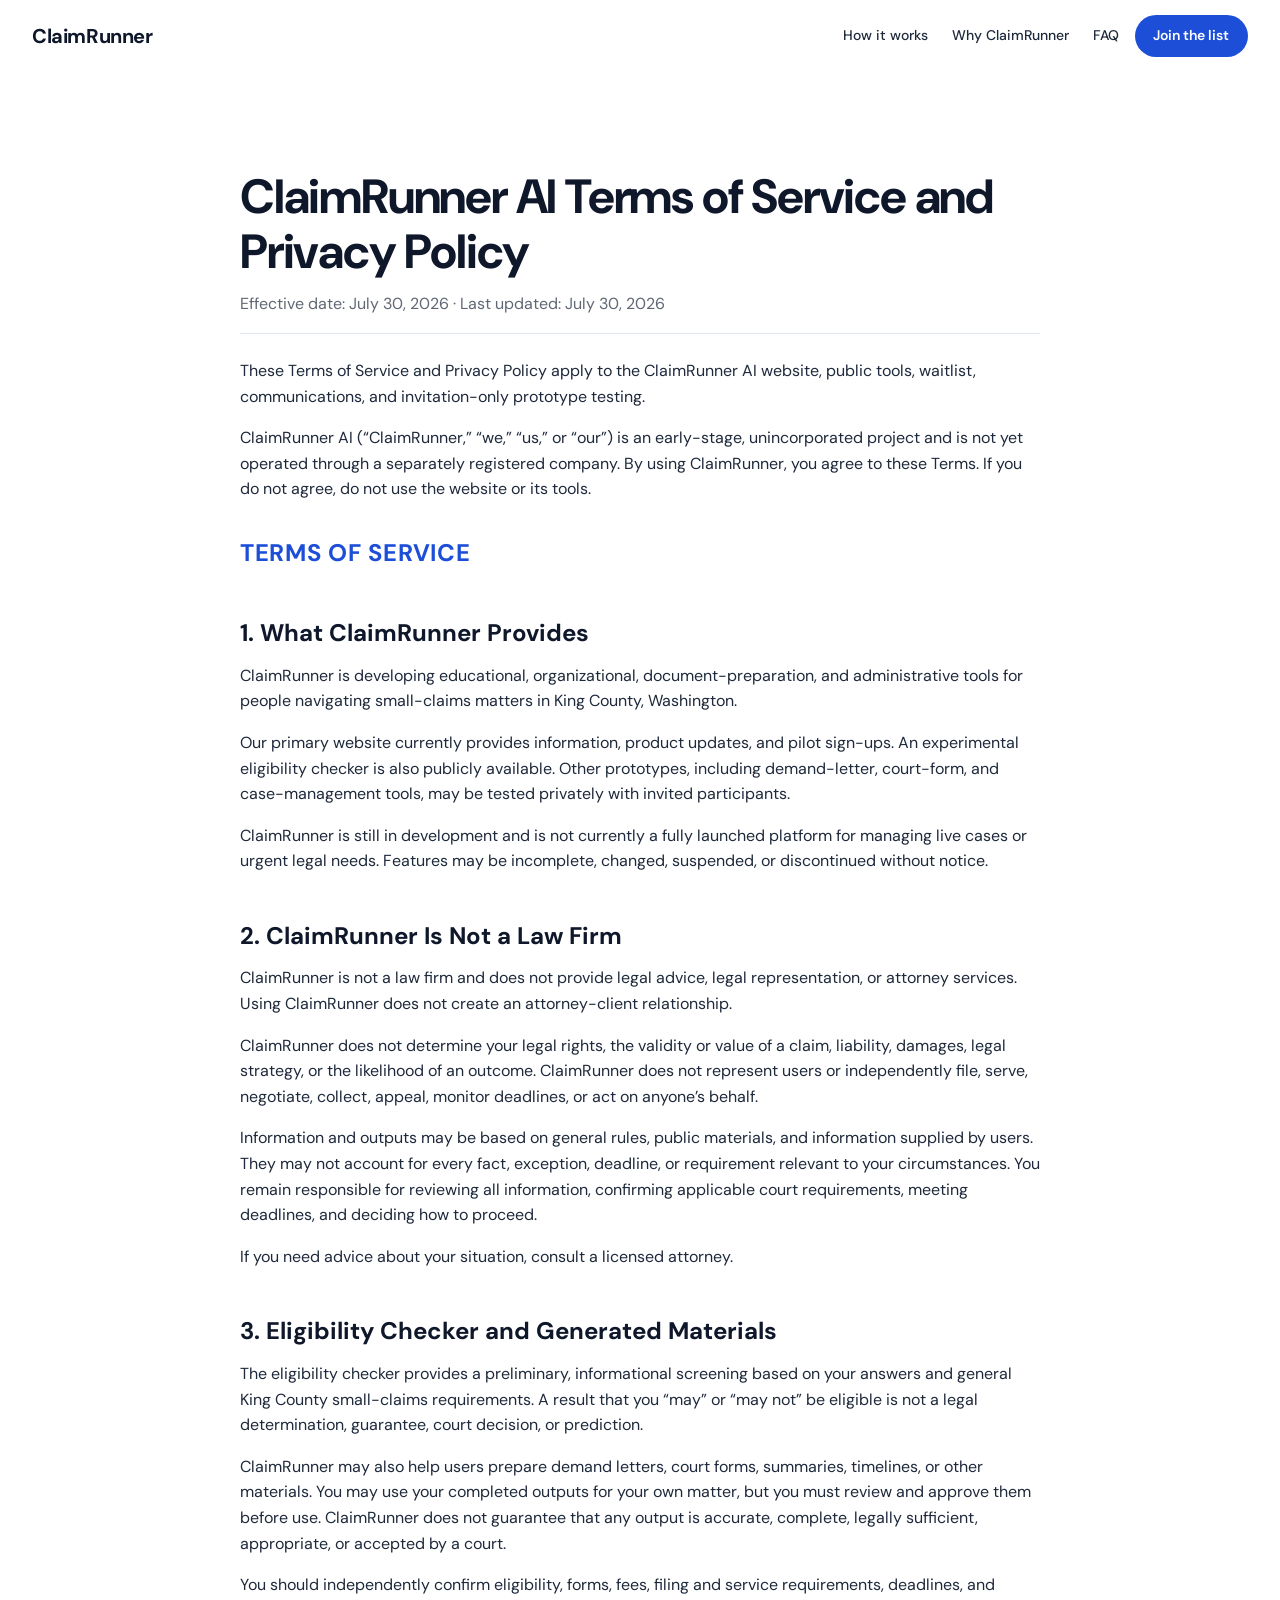
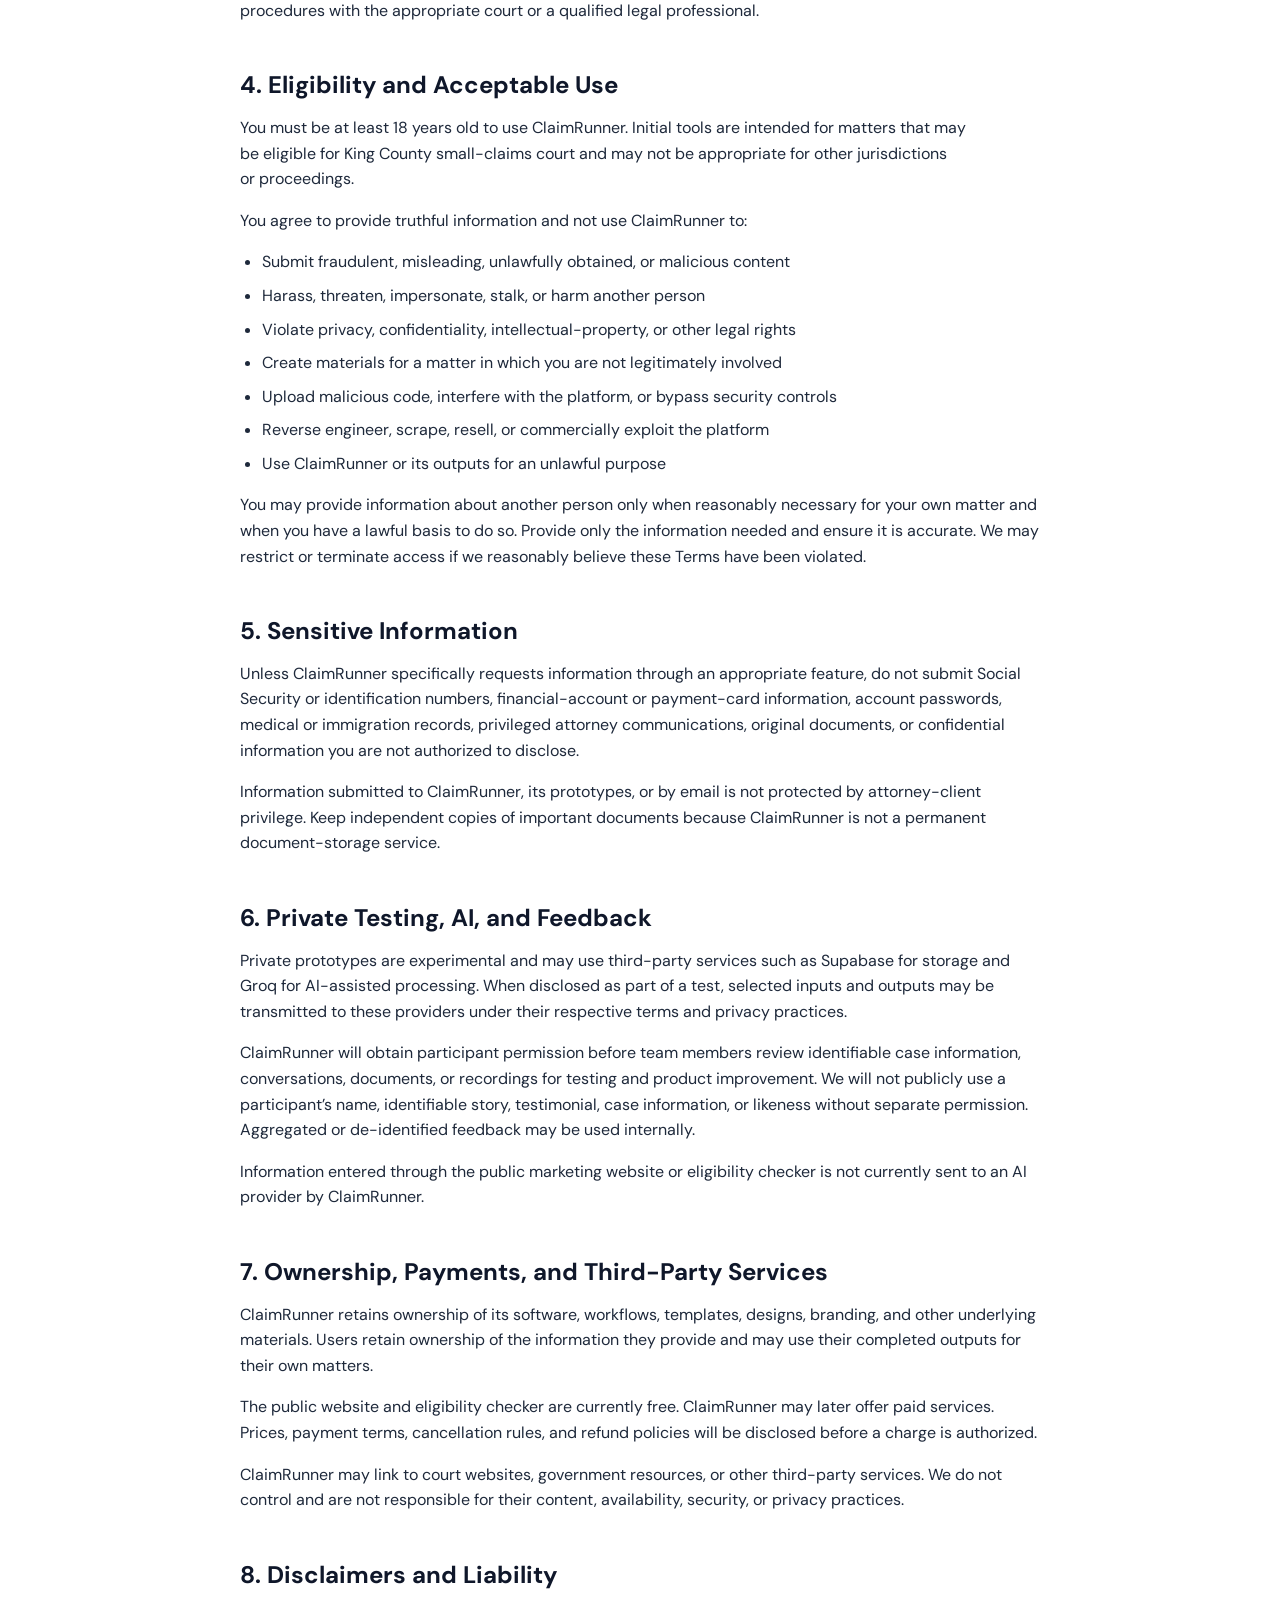
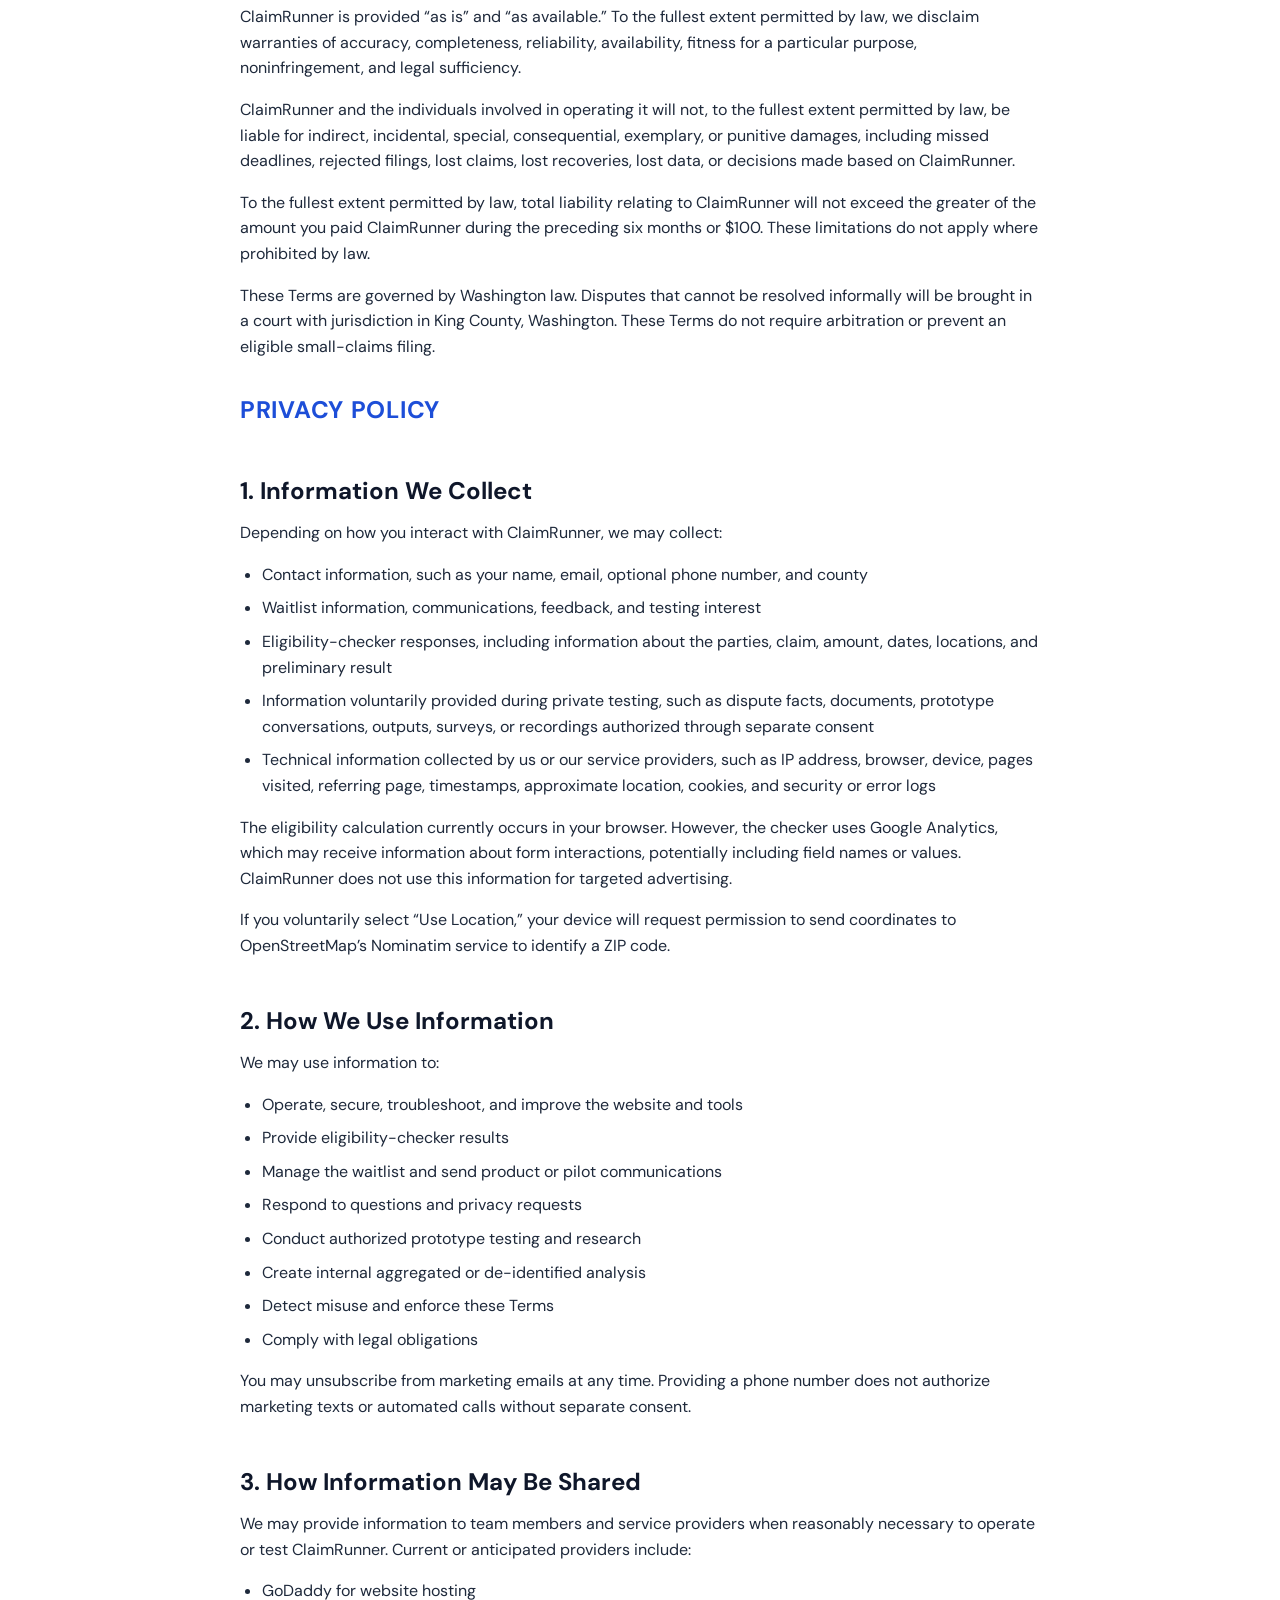
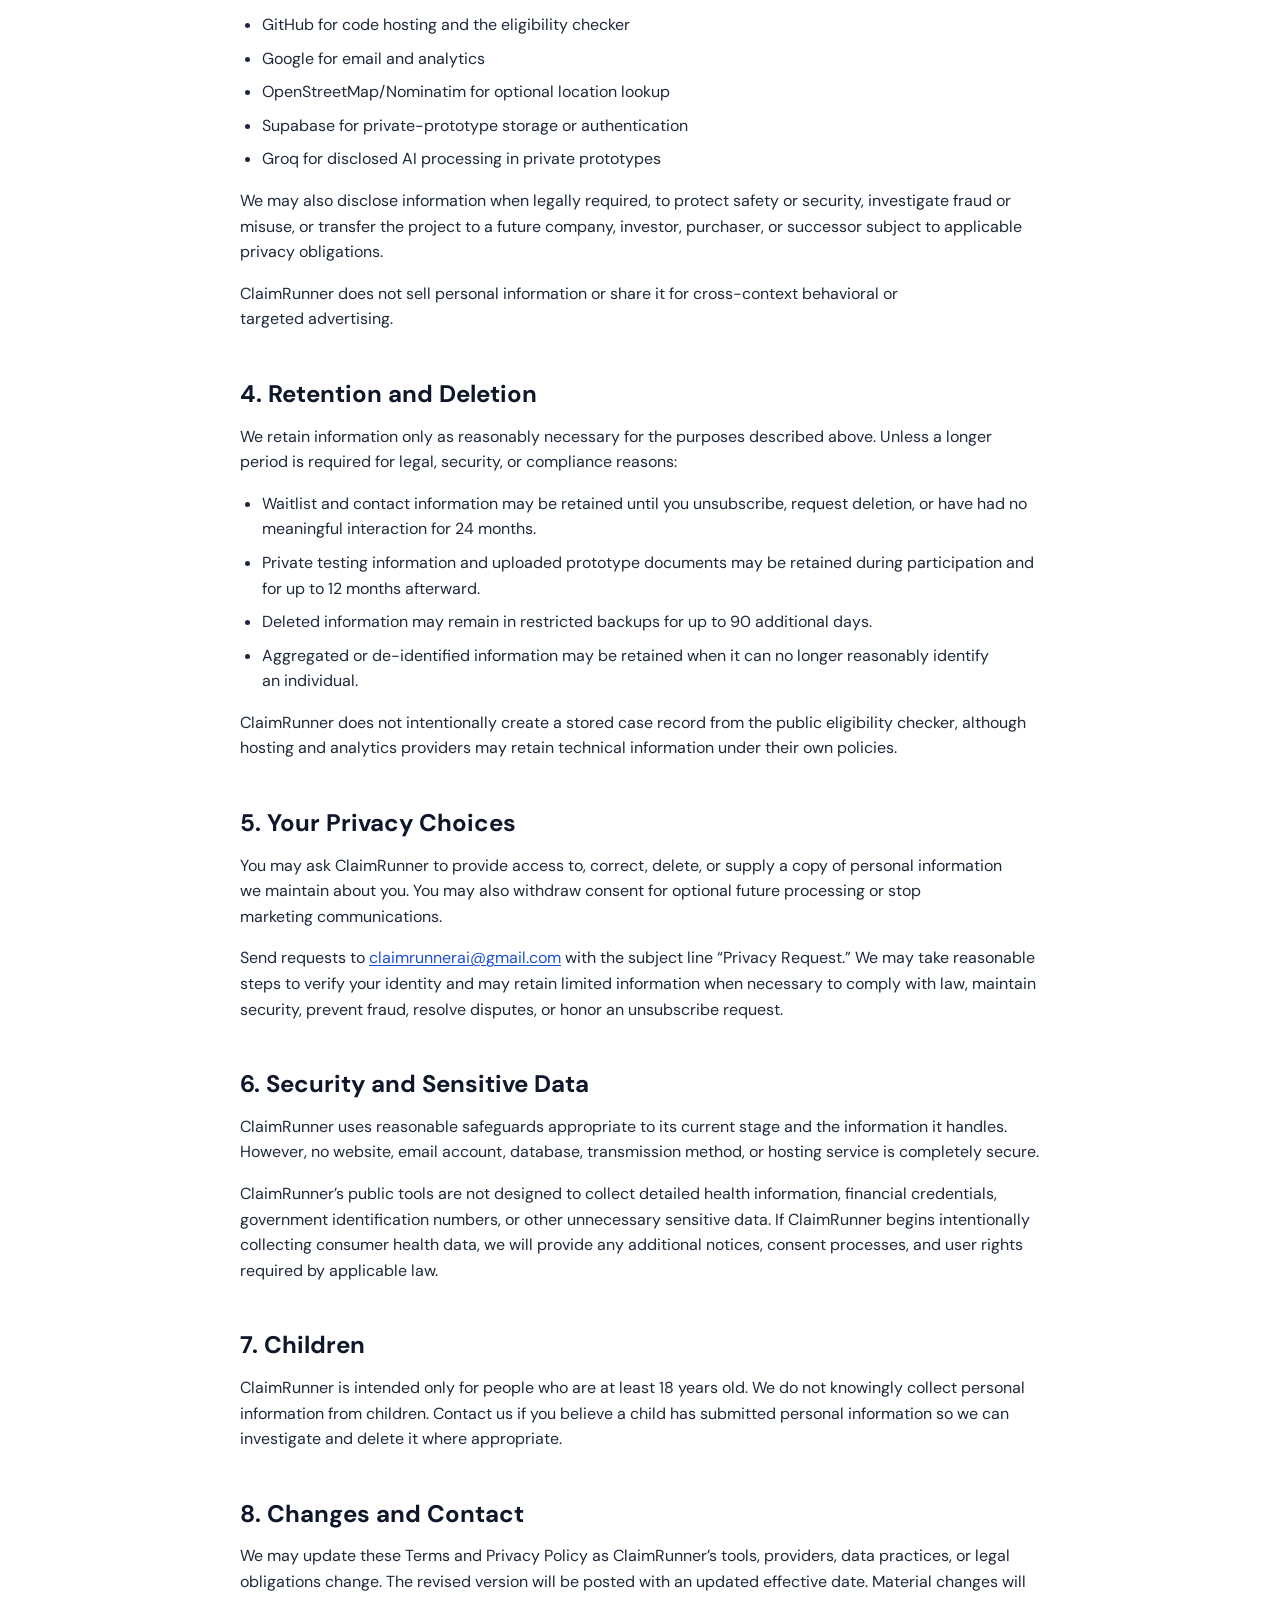
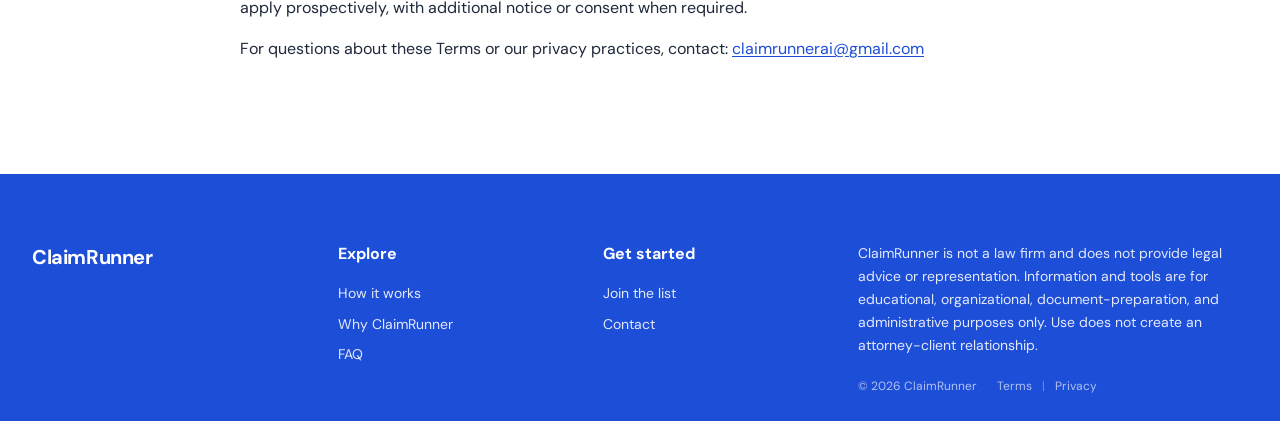
<file: legal.html>
<!DOCTYPE html>
<html lang="en">
<head>
  <meta charset="utf-8" />
  <meta name="viewport" content="width=device-width, initial-scale=1" />
  <title>Terms of Service and Privacy Policy · ClaimRunner</title>
  <meta name="description" content="ClaimRunner AI terms of service and privacy policy." />
  <link rel="preconnect" href="https://fonts.googleapis.com" />
  <link rel="preconnect" href="https://fonts.gstatic.com" crossorigin />
  <link href="https://fonts.googleapis.com/css2?family=DM+Sans:opsz,wght@9..40,400;9..40,500;9..40,600;9..40,700&family=Source+Serif+4:opsz,wght@8..60,600;8..60,700&display=swap" rel="stylesheet" />
  <link rel="stylesheet" href="styles.css" />
</head>
<body>
  <a class="skip" href="#legal">Skip to content</a>

  <header class="nav nav--light">
    <div class="shell nav__row">
      <a class="logo" href="index.html">ClaimRunner</a>
      <nav class="nav__links" aria-label="Primary">
        <a href="index.html#how">How it works</a>
        <a href="index.html#start">Why ClaimRunner</a>
        <a href="index.html#faq">FAQ</a>
      </nav>
      <div class="nav__actions">
        <button class="btn btn--solid btn--sm" type="button" data-open-signup>Join the list</button>
      </div>
    </div>
  </header>

  <main id="legal" class="legal">
    <article class="shell legal__inner">
      <h1>ClaimRunner AI Terms of Service and Privacy Policy</h1>
      <p class="legal__meta">Effective date: July 30, 2026 · Last updated: July 30, 2026</p>
      <hr />

      <p>These Terms of Service and Privacy Policy apply to the ClaimRunner AI website, public tools, waitlist, communications, and invitation-only prototype testing.</p>
      <p>ClaimRunner AI (“ClaimRunner,” “we,” “us,” or “our”) is an early-stage, unincorporated project and is not yet operated through a separately registered company. By using ClaimRunner, you agree to these Terms. If you do not agree, do not use the website or its tools.</p>

      <h2 class="legal__part" id="terms">Terms of Service</h2>

      <h3 id="what-claimrunner-provides">1. What ClaimRunner Provides</h3>
      <p>ClaimRunner is developing educational, organizational, document-preparation, and administrative tools for people navigating small-claims matters in King County, Washington.</p>
      <p>Our primary website currently provides information, product updates, and pilot sign-ups. An experimental eligibility checker is also publicly available. Other prototypes, including demand-letter, court-form, and case-management tools, may be tested privately with invited participants.</p>
      <p>ClaimRunner is still in development and is not currently a fully launched platform for managing live cases or urgent legal needs. Features may be incomplete, changed, suspended, or discontinued without notice.</p>

      <h3 id="not-a-law-firm">2. ClaimRunner Is Not a Law Firm</h3>
      <p>ClaimRunner is not a law firm and does not provide legal advice, legal representation, or attorney services. Using ClaimRunner does not create an attorney-client relationship.</p>
      <p>ClaimRunner does not determine your legal rights, the validity or value of a claim, liability, damages, legal strategy, or the likelihood of an outcome. ClaimRunner does not represent users or independently file, serve, negotiate, collect, appeal, monitor deadlines, or act on anyone’s behalf.</p>
      <p>Information and outputs may be based on general rules, public materials, and information supplied by users. They may not account for every fact, exception, deadline, or requirement relevant to your circumstances. You remain responsible for reviewing all information, confirming applicable court requirements, meeting deadlines, and deciding how to proceed.</p>
      <p>If you need advice about your situation, consult a licensed attorney.</p>

      <h3>3. Eligibility Checker and Generated Materials</h3>
      <p>The eligibility checker provides a preliminary, informational screening based on your answers and general King County small-claims requirements. A result that you “may” or “may not” be eligible is not a legal determination, guarantee, court decision, or prediction.</p>
      <p>ClaimRunner may also help users prepare demand letters, court forms, summaries, timelines, or other materials. You may use your completed outputs for your own matter, but you must review and approve them before use. ClaimRunner does not guarantee that any output is accurate, complete, legally sufficient, appropriate, or accepted by a court.</p>
      <p>You should independently confirm eligibility, forms, fees, filing and service requirements, deadlines, and procedures with the appropriate court or a qualified legal professional.</p>

      <h3>4. Eligibility and Acceptable Use</h3>
      <p>You must be at least 18 years old to use ClaimRunner. Initial tools are intended for matters that may be eligible for King County small-claims court and may not be appropriate for other jurisdictions or proceedings.</p>
      <p>You agree to provide truthful information and not use ClaimRunner to:</p>
      <ul>
        <li>Submit fraudulent, misleading, unlawfully obtained, or malicious content</li>
        <li>Harass, threaten, impersonate, stalk, or harm another person</li>
        <li>Violate privacy, confidentiality, intellectual-property, or other legal rights</li>
        <li>Create materials for a matter in which you are not legitimately involved</li>
        <li>Upload malicious code, interfere with the platform, or bypass security controls</li>
        <li>Reverse engineer, scrape, resell, or commercially exploit the platform</li>
        <li>Use ClaimRunner or its outputs for an unlawful purpose</li>
      </ul>
      <p>You may provide information about another person only when reasonably necessary for your own matter and when you have a lawful basis to do so. Provide only the information needed and ensure it is accurate. We may restrict or terminate access if we reasonably believe these Terms have been violated.</p>

      <h3>5. Sensitive Information</h3>
      <p>Unless ClaimRunner specifically requests information through an appropriate feature, do not submit Social Security or identification numbers, financial-account or payment-card information, account passwords, medical or immigration records, privileged attorney communications, original documents, or confidential information you are not authorized to disclose.</p>
      <p>Information submitted to ClaimRunner, its prototypes, or by email is not protected by attorney-client privilege. Keep independent copies of important documents because ClaimRunner is not a permanent document-storage service.</p>

      <h3>6. Private Testing, AI, and Feedback</h3>
      <p>Private prototypes are experimental and may use third-party services such as Supabase for storage and Groq for AI-assisted processing. When disclosed as part of a test, selected inputs and outputs may be transmitted to these providers under their respective terms and privacy practices.</p>
      <p>ClaimRunner will obtain participant permission before team members review identifiable case information, conversations, documents, or recordings for testing and product improvement. We will not publicly use a participant’s name, identifiable story, testimonial, case information, or likeness without separate permission. Aggregated or de-identified feedback may be used internally.</p>
      <p>Information entered through the public marketing website or eligibility checker is not currently sent to an AI provider by ClaimRunner.</p>

      <h3>7. Ownership, Payments, and Third-Party Services</h3>
      <p>ClaimRunner retains ownership of its software, workflows, templates, designs, branding, and other underlying materials. Users retain ownership of the information they provide and may use their completed outputs for their own matters.</p>
      <p>The public website and eligibility checker are currently free. ClaimRunner may later offer paid services. Prices, payment terms, cancellation rules, and refund policies will be disclosed before a charge is authorized.</p>
      <p>ClaimRunner may link to court websites, government resources, or other third-party services. We do not control and are not responsible for their content, availability, security, or privacy practices.</p>

      <h3>8. Disclaimers and Liability</h3>
      <p>ClaimRunner is provided “as is” and “as available.” To the fullest extent permitted by law, we disclaim warranties of accuracy, completeness, reliability, availability, fitness for a particular purpose, noninfringement, and legal sufficiency.</p>
      <p>ClaimRunner and the individuals involved in operating it will not, to the fullest extent permitted by law, be liable for indirect, incidental, special, consequential, exemplary, or punitive damages, including missed deadlines, rejected filings, lost claims, lost recoveries, lost data, or decisions made based on ClaimRunner.</p>
      <p>To the fullest extent permitted by law, total liability relating to ClaimRunner will not exceed the greater of the amount you paid ClaimRunner during the preceding six months or $100. These limitations do not apply where prohibited by law.</p>
      <p>These Terms are governed by Washington law. Disputes that cannot be resolved informally will be brought in a court with jurisdiction in King County, Washington. These Terms do not require arbitration or prevent an eligible small-claims filing.</p>

      <h2 class="legal__part" id="privacy">Privacy Policy</h2>

      <h3>1. Information We Collect</h3>
      <p>Depending on how you interact with ClaimRunner, we may collect:</p>
      <ul>
        <li>Contact information, such as your name, email, optional phone number, and county</li>
        <li>Waitlist information, communications, feedback, and testing interest</li>
        <li>Eligibility-checker responses, including information about the parties, claim, amount, dates, locations, and preliminary result</li>
        <li>Information voluntarily provided during private testing, such as dispute facts, documents, prototype conversations, outputs, surveys, or recordings authorized through separate consent</li>
        <li>Technical information collected by us or our service providers, such as IP address, browser, device, pages visited, referring page, timestamps, approximate location, cookies, and security or error logs</li>
      </ul>
      <p>The eligibility calculation currently occurs in your browser. However, the checker uses Google Analytics, which may receive information about form interactions, potentially including field names or values. ClaimRunner does not use this information for targeted advertising.</p>
      <p>If you voluntarily select “Use Location,” your device will request permission to send coordinates to OpenStreetMap’s Nominatim service to identify a ZIP code.</p>

      <h3>2. How We Use Information</h3>
      <p>We may use information to:</p>
      <ul>
        <li>Operate, secure, troubleshoot, and improve the website and tools</li>
        <li>Provide eligibility-checker results</li>
        <li>Manage the waitlist and send product or pilot communications</li>
        <li>Respond to questions and privacy requests</li>
        <li>Conduct authorized prototype testing and research</li>
        <li>Create internal aggregated or de-identified analysis</li>
        <li>Detect misuse and enforce these Terms</li>
        <li>Comply with legal obligations</li>
      </ul>
      <p>You may unsubscribe from marketing emails at any time. Providing a phone number does not authorize marketing texts or automated calls without separate consent.</p>

      <h3>3. How Information May Be Shared</h3>
      <p>We may provide information to team members and service providers when reasonably necessary to operate or test ClaimRunner. Current or anticipated providers include:</p>
      <ul>
        <li>GoDaddy for website hosting</li>
        <li>GitHub for code hosting and the eligibility checker</li>
        <li>Google for email and analytics</li>
        <li>OpenStreetMap/Nominatim for optional location lookup</li>
        <li>Supabase for private-prototype storage or authentication</li>
        <li>Groq for disclosed AI processing in private prototypes</li>
      </ul>
      <p>We may also disclose information when legally required, to protect safety or security, investigate fraud or misuse, or transfer the project to a future company, investor, purchaser, or successor subject to applicable privacy obligations.</p>
      <p>ClaimRunner does not sell personal information or share it for cross-context behavioral or targeted advertising.</p>

      <h3>4. Retention and Deletion</h3>
      <p>We retain information only as reasonably necessary for the purposes described above. Unless a longer period is required for legal, security, or compliance reasons:</p>
      <ul>
        <li>Waitlist and contact information may be retained until you unsubscribe, request deletion, or have had no meaningful interaction for 24 months.</li>
        <li>Private testing information and uploaded prototype documents may be retained during participation and for up to 12 months afterward.</li>
        <li>Deleted information may remain in restricted backups for up to 90 additional days.</li>
        <li>Aggregated or de-identified information may be retained when it can no longer reasonably identify an individual.</li>
      </ul>
      <p>ClaimRunner does not intentionally create a stored case record from the public eligibility checker, although hosting and analytics providers may retain technical information under their own policies.</p>

      <h3>5. Your Privacy Choices</h3>
      <p>You may ask ClaimRunner to provide access to, correct, delete, or supply a copy of personal information we maintain about you. You may also withdraw consent for optional future processing or stop marketing communications.</p>
      <p>Send requests to <a href="mailto:claimrunnerai@gmail.com">claimrunnerai@gmail.com</a> with the subject line “Privacy Request.” We may take reasonable steps to verify your identity and may retain limited information when necessary to comply with law, maintain security, prevent fraud, resolve disputes, or honor an unsubscribe request.</p>

      <h3>6. Security and Sensitive Data</h3>
      <p>ClaimRunner uses reasonable safeguards appropriate to its current stage and the information it handles. However, no website, email account, database, transmission method, or hosting service is completely secure.</p>
      <p>ClaimRunner’s public tools are not designed to collect detailed health information, financial credentials, government identification numbers, or other unnecessary sensitive data. If ClaimRunner begins intentionally collecting consumer health data, we will provide any additional notices, consent processes, and user rights required by applicable law.</p>

      <h3>7. Children</h3>
      <p>ClaimRunner is intended only for people who are at least 18 years old. We do not knowingly collect personal information from children. Contact us if you believe a child has submitted personal information so we can investigate and delete it where appropriate.</p>

      <h3>8. Changes and Contact</h3>
      <p>We may update these Terms and Privacy Policy as ClaimRunner’s tools, providers, data practices, or legal obligations change. The revised version will be posted with an updated effective date. Material changes will apply prospectively, with additional notice or consent when required.</p>
      <p>For questions about these Terms or our privacy practices, contact: <a href="mailto:claimrunnerai@gmail.com">claimrunnerai@gmail.com</a></p>
    </article>
  </main>

  <footer class="foot">
    <div class="shell foot__top">
      <div class="foot__brand">
        <a class="logo" href="index.html">ClaimRunner</a>
      </div>
      <div class="foot__cols">
        <div>
          <h4>Explore</h4>
          <a href="index.html#how">How it works</a>
          <a href="index.html#start">Why ClaimRunner</a>
          <a href="index.html#faq">FAQ</a>
        </div>
        <div>
          <h4>Get started</h4>
          <button type="button" data-open-signup>Join the list</button>
          <button type="button" data-open-contact>Contact</button>
        </div>
      </div>
      <div class="foot__aside">
        <p>
          ClaimRunner is not a law firm and does not provide legal advice or representation.
          Information and tools are for educational, organizational, document-preparation, and
          administrative purposes only. Use does not create an attorney-client relationship.
        </p>
        <p class="foot__meta">
          <span>© 2026 ClaimRunner</span>
          <span class="foot__pipes">
            <a href="legal.html">Terms</a>
            <a href="#privacy">Privacy</a>
          </span>
        </p>
      </div>
    </div>
  </footer>

  <dialog class="modal" id="signup-modal" aria-labelledby="signup-title">
    <div class="modal__sheet">
      <header class="modal__head">
        <h2 id="signup-title">Join the waitlist</h2>
        <button type="button" class="modal__close" data-close-signup aria-label="Close">
          <svg class="modal__close-icon modal__close-icon--regular" xmlns="http://www.w3.org/2000/svg" viewBox="0 0 256 256" width="32" height="32" fill="currentColor" aria-hidden="true"><path d="M165.66,101.66,139.31,128l26.35,26.34a8,8,0,0,1-11.32,11.32L128,139.31l-26.34,26.35a8,8,0,0,1-11.32-11.32L116.69,128,90.34,101.66a8,8,0,0,1,11.32-11.32L128,116.69l26.34-26.35a8,8,0,0,1,11.32,11.32ZM232,128A104,104,0,1,1,128,24,104.11,104.11,0,0,1,232,128Zm-16,0a88,88,0,1,0-88,88A88.1,88.1,0,0,0,216,128Z"/></svg>
          <svg class="modal__close-icon modal__close-icon--fill" xmlns="http://www.w3.org/2000/svg" viewBox="0 0 256 256" width="32" height="32" fill="currentColor" aria-hidden="true"><path d="M128,24A104,104,0,1,0,232,128,104.11,104.11,0,0,0,128,24Zm37.66,130.34a8,8,0,0,1-11.32,11.32L128,139.31l-26.34,26.35a8,8,0,0,1-11.32-11.32L116.69,128,90.34,101.66a8,8,0,0,1,11.32-11.32L128,116.69l26.34-26.35a8,8,0,0,1,11.32,11.32L139.31,128Z"/></svg>
        </button>
      </header>
      <form class="modal__body modal__form" action="#" method="post">
        <p class="modal__lead">
          ClaimRunner is preparing for a limited pilot with people navigating small claims in King County.
          Join the waitlist to receive product updates and opportunities to test early versions of the platform.
        </p>
        <label>Email
          <input type="email" name="email" placeholder="you@example.com" autocomplete="email" required />
        </label>
        <label>Full name
          <span class="opt">(optional)</span>
          <input type="text" name="name" placeholder="Alex Rivera" autocomplete="name" />
        </label>
        <label>ZIP code
          <span class="opt">(optional)</span>
          <input type="text" name="zip" placeholder="98101" inputmode="numeric" autocomplete="postal-code" maxlength="10" />
        </label>
        <label>Why do you want to join?
          <span class="opt">(optional)</span>
          <textarea name="reason" rows="3" placeholder="e.g. I'm preparing a small claims case and want clearer next steps"></textarea>
        </label>
        <label>County
          <select name="county">
            <option selected>King County, WA</option>
            <option>Other / interested for later</option>
          </select>
        </label>
        <button class="btn btn--solid btn--block" type="submit">Get updates</button>
      </form>
    </div>
  </dialog>

  <dialog class="modal" id="contact-modal" aria-labelledby="contact-title">
    <div class="modal__sheet">
      <header class="modal__head">
        <div class="modal__title">
          <h2 id="contact-title">Get in Touch</h2>
          <p class="modal__lead">Have a question or need help? Send us a message and we'll get back to you within 24 hours.</p>
        </div>
        <button type="button" class="modal__close" data-close-dialog aria-label="Close">
          <svg class="modal__close-icon modal__close-icon--regular" xmlns="http://www.w3.org/2000/svg" viewBox="0 0 256 256" width="32" height="32" fill="currentColor" aria-hidden="true"><path d="M165.66,101.66,139.31,128l26.35,26.34a8,8,0,0,1-11.32,11.32L128,139.31l-26.34,26.35a8,8,0,0,1-11.32-11.32L116.69,128,90.34,101.66a8,8,0,0,1,11.32-11.32L128,116.69l26.34-26.35a8,8,0,0,1,11.32,11.32ZM232,128A104,104,0,1,1,128,24,104.11,104.11,0,0,1,232,128Zm-16,0a88,88,0,1,0-88,88A88.1,88.1,0,0,0,216,128Z"/></svg>
          <svg class="modal__close-icon modal__close-icon--fill" xmlns="http://www.w3.org/2000/svg" viewBox="0 0 256 256" width="32" height="32" fill="currentColor" aria-hidden="true"><path d="M128,24A104,104,0,1,0,232,128,104.11,104.11,0,0,0,128,24Zm37.66,130.34a8,8,0,0,1-11.32,11.32L128,139.31l-26.34,26.35a8,8,0,0,1-11.32-11.32L116.69,128,90.34,101.66a8,8,0,0,1,11.32-11.32L128,116.69l26.34-26.35a8,8,0,0,1,11.32,11.32L139.31,128Z"/></svg>
        </button>
      </header>
      <form class="modal__form" data-contact-form>
        <label>Name
          <input id="contact-name" type="text" name="name" placeholder="e.g. Jane Doe" autocomplete="name" required />
        </label>
        <label>Email
          <input id="contact-email" type="email" name="email" placeholder="you@example.com" autocomplete="email" required />
        </label>
        <label>Message
          <span class="opt">(optional)</span>
          <textarea id="contact-message" name="message" rows="4" placeholder="Tell us more..."></textarea>
        </label>
        <button class="btn btn--solid btn--block" type="submit">Submit</button>
        <button class="modal__skip" type="button" data-close-dialog>Cancel</button>
      </form>
    </div>
  </dialog>

  <script>
    (function () {
      const signupModal = document.getElementById("signup-modal");
      const contactModal = document.getElementById("contact-modal");
      const contactForm = document.querySelector("[data-contact-form]");
      const contactName = document.getElementById("contact-name");
      function openDialog(dialog) {
        if (!dialog) return;
        if (dialog.showModal) dialog.showModal();
        else dialog.setAttribute("open", "");
      }
      function closeDialog(dialog) {
        if (!dialog) return;
        if (dialog.close) dialog.close();
        else dialog.removeAttribute("open");
      }
      document.querySelectorAll("[data-open-signup]").forEach(function (el) {
        el.addEventListener("click", function (e) {
          e.preventDefault();
          openDialog(signupModal);
        });
      });
      document.querySelectorAll("[data-open-contact]").forEach(function (el) {
        el.addEventListener("click", function (e) {
          e.preventDefault();
          if (contactForm) contactForm.reset();
          openDialog(contactModal);
          if (contactName) contactName.focus();
        });
      });
      document.querySelectorAll("[data-close-signup]").forEach(function (el) {
        el.addEventListener("click", function () { closeDialog(signupModal); });
      });
      document.querySelectorAll("[data-close-dialog]").forEach(function (el) {
        el.addEventListener("click", function () { closeDialog(el.closest("dialog")); });
      });
      if (signupModal) {
        signupModal.addEventListener("click", function (e) {
          if (e.target === signupModal) closeDialog(signupModal);
        });
      }
      if (contactModal) {
        contactModal.addEventListener("click", function (e) {
          if (e.target === contactModal) closeDialog(contactModal);
        });
      }
      if (contactForm) {
        contactForm.addEventListener("submit", function (e) {
          e.preventDefault();
          closeDialog(contactModal);
        });
      }
    })();
  </script>
</body>
</html>
</file>
<file: styles.css>
@import url("tokens.css");

/* ClaimRunner homepage � page styles (tokens in tokens.css) */

*,
*::before,
*::after { box-sizing: border-box; }

html { scroll-behavior: smooth; }

body {
  margin: 0;
  font-family: var(--sans);
  color: var(--muted);
  background: var(--page);
  line-height: 1.55;
  -webkit-font-smoothing: antialiased;
  text-wrap: pretty;
}

h1, h2, h3, p { margin: 0; }
[hidden] { display: none !important; }
ul { margin: 0; padding: 0; list-style: none; }
button { font: inherit; }
a { color: var(--blue); text-decoration: none; }
a:hover { color: var(--ink); }

.skip {
  position: absolute;
  left: -999px;
  top: 0;
  background: var(--ink);
  color: #fff;
  padding: 0.75rem 1rem;
  z-index: 100;
}
.skip:focus { left: 1rem; top: 1rem; }

.shell {
  width: min(100% - (var(--gutter) * 2), var(--shell));
  margin-inline: auto;
}

/* Buttons */

.btn {
  display: inline-flex;
  align-items: center;
  justify-content: center;
  gap: 0.4rem;
  padding: 0.9rem 1.5rem;
  border: 1.5px solid transparent;
  border-radius: var(--radius-pill);
  font-size: var(--fs-sm);
  font-weight: 600;
  cursor: pointer;
  white-space: nowrap;
  transition: background 0.15s ease, color 0.15s ease, border-color 0.15s ease;
}
.btn--sm { padding: 0.55rem 1.1rem; font-size: var(--fs-sm); }
.btn--block { width: 100%; }

.btn--solid {
  background: var(--blue);
  color: #fff;
}
.btn--solid:hover {
  background: var(--blue-deep);
  color: #fff;
}

/* Primary on brand surfaces (Stay in the loop) � white fill, blue label */
.btn--mono {
  background: #fff;
  color: var(--blue);
}
.btn--mono:hover {
  background: #e2e8f0;
  color: var(--ink);
}

.btn--outline {
  background: transparent;
  border-color: rgba(255, 255, 255, 0.75);
  color: #fff;
}
.btn--outline:hover {
  background: #fff;
  color: var(--ink);
  border-color: #fff;
}

.btn--quiet {
  background: transparent;
  border-color: var(--line);
  color: var(--muted);
}
.btn--quiet:hover {
  background: var(--soft);
  color: var(--ink);
  border-color: var(--line);
}

/* Nav */

.nav--light {
  position: static;
  color: var(--ink);
  background: #fff;
  border-bottom: 1px solid var(--line);
}
.nav--light .logo { color: var(--ink); }
.nav--light .logo:hover { color: var(--ink); }
.nav--light .nav__links a { color: var(--muted); }
.nav--light .nav__links a:hover { color: var(--ink); }

.nav {
  position: fixed;
  top: 0;
  left: 0;
  right: 0;
  z-index: 40;
  color: #fff;
  border-bottom: 1px solid transparent;
  transition: background-color 0.25s ease, border-color 0.25s ease, box-shadow 0.25s ease;
}

/* Solid state once the hero scrolls under the bar */
.nav--scrolled {
  background: #fff;
  border-bottom-color: var(--line);
  box-shadow: 0 1px 3px rgba(15, 23, 42, 0.06);
}
.nav--scrolled .logo,
.nav--scrolled .logo:hover { color: var(--ink); }
.nav--scrolled .nav__links a { color: var(--muted); }
.nav--scrolled .nav__links a:hover { color: var(--ink); }

/* Pages with an in-flow light header stick without overlaying content */
.nav.nav--light {
  position: sticky;
  top: 0;
}

@media (prefers-reduced-motion: reduce) {
  .nav { transition: none; }
}

.nav__row {
  display: flex;
  align-items: center;
  justify-content: space-between;
  height: 4.5rem;
  gap: 1rem;
}

.logo {
  font-family: var(--sans);
  font-size: var(--fs-lead);
  font-weight: 700;
  color: #fff;
  letter-spacing: -0.02em;
}
.logo:hover { color: #fff; }

.nav__links {
  display: flex;
  gap: 1.5rem;
  font-size: var(--fs-sm);
  font-weight: 500;
  margin-left: auto;
}
.nav__links a { color: rgba(255, 255, 255, 0.92); }
.nav__links a:hover { color: #fff; }

.nav__actions {
  display: flex;
  align-items: center;
  gap: 1rem;
}

/* Hero */

.hero {
  position: relative;
  min-height: min(92vh, 760px);
  display: flex;
  align-items: flex-end;
  color: #fff;
  overflow: hidden;
}

.hero__bg {
  position: absolute;
  inset: 0;
  /* Keep the subject's head in frame: bias the focal point toward the top so
     wide/short viewports crop the table, never the head. */
  background: url("assets/hero-placeholder.jpg") 80% top / cover no-repeat;
}

.hero__shade {
  position: absolute;
  inset: 0;
  background: linear-gradient(
    100deg,
    rgba(15, 23, 42, 0.78) 0%,
    rgba(15, 23, 42, 0.4) 55%,
    rgba(15, 23, 42, 0.18) 100%
  );
}

.hero__content {
  position: relative;
  z-index: 1;
  padding: 0 0 var(--section-y);
  max-width: min(100% - (var(--gutter) * 2), 38rem);
  margin-left: max(var(--gutter), calc((100% - var(--shell)) / 2));
}

.hero__brand {
  font-family: var(--sans);
  font-size: var(--fs-lead);
  font-weight: 700;
  margin-bottom: 0.85rem;
  letter-spacing: -0.02em;
}

.hero h1 {
  font-family: var(--sans);
  font-size: var(--fs-heading-1);
  font-weight: 700;
  line-height: 1.05;
  letter-spacing: -0.03em;
  color: #fff;
  max-width: 11ch;
}

.hero p {
  margin: 1.15rem 0 1.75rem;
  font-size: var(--fs-lead);
  line-height: 1.5;
  color: rgba(255, 255, 255, 0.9);
  max-width: 32rem;
}

.hero__ctas {
  display: flex;
  flex-wrap: wrap;
  gap: 0.75rem;
}

/* Hook / metrics � light band; cobalt used as accent on the numbers */

.hook {
  background: #fff;
  color: var(--muted);
  padding: var(--section-y) 0;
}

.hook__intro {
  display: grid;
  grid-template-columns: 1fr minmax(auto, 34rem);
  gap: clamp(1.5rem, 4vw, 4rem);
  align-items: end;
  margin-bottom: clamp(2rem, 4vw, 3rem);
}

.hook__intro h2 {
  font-family: var(--sans);
  font-size: var(--fs-heading-2);
  font-weight: 700;
  line-height: var(--lh-tight);
  letter-spacing: -0.025em;
  color: var(--ink);
  white-space: nowrap;
}

.hook__intro p {
  font-size: var(--fs-body-lg);
  line-height: var(--lh-body);
  color: var(--muted);
}

.hook__grid {
  display: grid;
  grid-template-columns: repeat(3, 1fr);
  gap: 1rem;
}

.hook__card {
  background: var(--soft);
  border: 1px solid var(--line);
  border-radius: var(--card-radius);
  padding: var(--card-pad);
}

.hook__num {
  font-size: var(--fs-stat);
  font-weight: 700;
  color: var(--blue);
  letter-spacing: -0.03em;
  margin-bottom: 0.65rem;
  line-height: 1.1;
}

.hook__text {
  font-size: var(--fs-body);
  color: var(--muted);
}

.hook__text sup {
  font-size: var(--fs-eyebrow); /* 12 � ladder stop, not 0.7em */
  margin-left: 0.1em;
  line-height: 0;
}

.hook__text sup a {
  color: var(--blue);
  font-weight: 600;
  text-decoration: none;
}

.hook__text sup a:hover {
  text-decoration: underline;
}

/* How carousel */

.how {
  padding: var(--section-y) 0;
  background: var(--soft);
  overflow: hidden;
}

.how__head {
  margin-bottom: 2.5rem;
  text-align: left;
}

.how__head h2 {
  font-family: var(--sans);
  font-size: var(--fs-heading-2);
  font-weight: 700;
  color: var(--ink);
  letter-spacing: -0.025em;
  line-height: var(--lh-tight);
  margin-bottom: 0.75rem;
}

.how__head > p {
  font-size: var(--fs-body-lg);
  line-height: var(--lh-body);
  color: var(--muted);
  max-width: 40rem;
}

.how-carousel {
  --how-panel: min(100%, 60rem);
}

.how-carousel__track {
  display: flex;
  gap: 1.5rem;
  overflow-x: auto;
  scroll-snap-type: x mandatory;
  scroll-padding-left: max(var(--gutter), calc((100% - var(--shell)) / 2));
  scrollbar-width: none;
  padding-top: 0.25rem;
  padding-bottom: 1rem;
  padding-left: max(var(--gutter), calc((100% - var(--shell)) / 2));
  padding-right: max(var(--gutter), calc(100% - var(--how-panel) - max(var(--gutter), calc((100% - var(--shell)) / 2))));
  -webkit-overflow-scrolling: touch;
}
.how-carousel__track::-webkit-scrollbar { display: none; }

.how-panel {
  flex: 0 0 var(--how-panel);
  scroll-snap-align: start;
  display: grid;
  grid-template-columns: 1fr 1.1fr;
  gap: clamp(1.25rem, 2.5vw, 2rem);
  align-items: center;
  padding: clamp(1.5rem, 2.5vw, 2rem);
  border-radius: var(--card-radius);
  min-height: 340px;
  color: var(--ink);
}

.how-panel--1 { background: var(--stage-1); }
.how-panel--2 { background: var(--stage-2); }
.how-panel--3 { background: var(--stage-3); }
.how-panel--4 { background: var(--stage-4); }
.how-panel--5 { background: var(--stage-5); }

.how-panel__num {
  display: inline-block;
  font-size: var(--fs-eyebrow);
  font-weight: 700;
  letter-spacing: 0.08em;
  text-transform: uppercase;
  color: var(--blue);
  margin-bottom: 0.35rem;
}

.how-panel__phase {
  font-size: var(--fs-eyebrow);
  font-weight: 700;
  letter-spacing: var(--ls-eyebrow);
  text-transform: uppercase;
  color: var(--blue);
  margin-bottom: 0.85rem;
}

.how-panel__copy h3 {
  font-family: var(--sans);
  font-size: var(--fs-heading-3);
  font-weight: 700;
  line-height: 1.2;
  letter-spacing: -0.02em;
  color: var(--ink);
  margin-bottom: 0.85rem;
}

.how-panel__copy > p:not(.how-panel__phase) {
  font-size: var(--fs-body-lg);
  line-height: var(--lh-body);
  color: var(--muted);
  max-width: 28rem;
}

/* Product surface mock */

.surface {
  position: relative;
  border-radius: var(--card-radius);
  overflow: hidden;
  min-height: clamp(270px, 17vw, 340px);
  padding: clamp(1.25rem, 2.5vw, 2.25rem);
  display: flex;
  align-items: center;
  justify-content: center;
}

/* Per-stage backgrounds � deeper tones of each panel's pastel */
.surface--1 { background: var(--surface-1); }
.surface--2 { background: var(--surface-2); }
.surface--3 { background: var(--surface-3); }
.surface--4 { background: var(--surface-4); }
.surface--5 { background: var(--surface-5); }

.mock {
  background: #fff;
  border-radius: 1rem;
  padding: 1.15rem 1.2rem;
  box-shadow: 0 22px 46px rgba(15, 23, 42, 0.26);
  color: var(--ink);
}

.mock--wire {
  position: relative;
  z-index: 1;
  width: min(72%, 320px);
  transform: translate(-10%, 0%);
}

.mock--stat {
  position: absolute;
  right: clamp(1rem, 5%, 2.75rem);
  bottom: clamp(1.25rem, 6%, 2.75rem);
  z-index: 2;
  width: min(58%, 232px);
}

.mock__title {
  font-weight: 700;
  font-size: var(--fs-body);
  color: var(--ink);
  margin-bottom: 0.75rem;
}

.mock__stat-eyebrow {
  font-size: var(--fs-eyebrow);
  font-weight: 700;
  letter-spacing: 0.08em;
  text-transform: uppercase;
  color: var(--blue);
  margin-bottom: 0.4rem;
}

.mock__stat-num {
  font-size: var(--fs-h3);
  font-weight: 700;
  letter-spacing: -0.02em;
  color: var(--blue);
  line-height: 1.05;
  margin-bottom: 0.3rem;
}

.mock__stat-line {
  font-size: var(--fs-sm);
  color: var(--muted);
  line-height: 1.4;
}

.surface__opt {
  border: 1px solid var(--line);
  border-radius: 0.55rem;
  padding: 0.5rem 0.65rem;
  font-size: var(--fs-eyebrow);
  margin-bottom: 0.35rem;
  color: var(--muted);
}

.surface__opt.is-on {
  border-color: var(--blue);
  background: #eff6ff;
  color: var(--ink);
  font-weight: 600;
}

.surface__cta {
  margin-top: 0.55rem;
  background: var(--blue);
  color: #fff;
  text-align: center;
  border-radius: 0.55rem;
  padding: 0.55rem;
  font-size: var(--fs-eyebrow);
  font-weight: 600;
}

.surface__row {
  display: flex;
  justify-content: space-between;
  gap: 0.5rem;
  font-size: var(--fs-eyebrow);
  padding: 0.45rem 0;
  border-bottom: 1px solid var(--line);
  color: var(--muted);
}
.surface__row:last-child { border-bottom: 0; }
.surface__row strong { color: var(--ink); font-weight: 600; }

.surface__step {
  display: flex;
  align-items: center;
  gap: 0.55rem;
  font-size: var(--fs-eyebrow);
  color: var(--ink);
  margin-bottom: 0.45rem;
}
.surface__step span {
  width: 1.35rem;
  height: 1.35rem;
  border-radius: 50%;
  background: #eff6ff;
  color: var(--blue);
  display: grid;
  place-items: center;
  font-size: var(--fs-eyebrow);
  font-weight: 700;
  flex: none;
}

.how-carousel__controls {
  display: flex;
  gap: 0.65rem;
  margin-top: 1.5rem;
}

.how-carousel__btn {
  width: 44px;
  height: 44px;
  padding: 0;
  border: 0;
  background: transparent;
  color: var(--blue);
  cursor: pointer;
  display: grid;
  place-items: center;
  border-radius: 50%;
  transition: color 0.15s ease, opacity 0.15s ease;
}
.how-carousel__btn:hover {
  color: var(--blue-deep);
}
.how-carousel__btn svg {
  grid-area: 1 / 1;
  display: block;
  width: 44px;
  height: 44px;
}
.how-carousel__icon--fill {
  opacity: 0;
}
.how-carousel__btn:hover .how-carousel__icon--regular,
.how-carousel__btn:focus-visible .how-carousel__icon--regular {
  opacity: 0;
}
.how-carousel__btn:hover .how-carousel__icon--fill,
.how-carousel__btn:focus-visible .how-carousel__icon--fill {
  opacity: 1;
}
.how-carousel__btn[aria-disabled="true"] {
  color: var(--blue);
  opacity: 0.35;
  pointer-events: none;
}

/* About */

.about {
  padding: var(--section-y) 0;
  background: #fff;
}

.about h2 {
  font-family: var(--sans);
  font-size: var(--fs-heading-2);
  font-weight: 700;
  color: var(--ink);
  letter-spacing: -0.025em;
  line-height: var(--lh-tight);
  margin-bottom: 2.25rem;
  max-width: 22ch;
}

.why-org__pair {
  display: grid;
  grid-template-columns: 1fr;
  gap: var(--space-6);
}
.why-org__pair h3 {
  font-family: var(--sans);
  font-size: var(--fs-h3);
  font-weight: 700;
  color: var(--ink);
  margin: 0 0 var(--space-3);
}
.why-org__pair p {
  margin: 0;
  font-size: var(--fs-body);
  line-height: var(--lh-body);
  color: var(--muted);
}
@media (min-width: 900px) {
  .why-org__pair {
    grid-template-columns: repeat(2, 1fr);
    gap: 1.15rem;
  }
}

.about__grid {
  display: grid;
  grid-template-columns: repeat(3, 1fr);
  gap: 1.15rem;
}

.about__card {
  background: var(--soft);
  border-radius: 1rem;
  padding: var(--card-pad);
}

.about__icon {
  display: flex;
  align-items: center;
  color: var(--blue);
  margin-bottom: 1rem;
}

.about__icon svg {
  display: block;
  width: 28px;
  height: 28px;
  flex: none;
  overflow: visible;
}

.about__card h3 {
  font-family: var(--sans);
  font-size: var(--fs-h3);
  font-weight: 700;
  color: var(--ink);
  margin-bottom: 0.55rem;
}

.about__card p {
  font-size: var(--fs-body);
  line-height: var(--lh-body);
  color: var(--muted);
}

/* FAQ — white rows on soft backfill */

.faq {
  padding: var(--section-y) 0;
  background: var(--soft);
}

.faq__inner {
  display: flex;
  flex-direction: column;
  gap: var(--space-6);
}

.faq__head {
  margin-bottom: 0;
}

.faq__list {
  display: grid;
  gap: 0.75rem;
}

.faq__head h2 {
  font-family: var(--sans);
  font-size: var(--fs-heading-2);
  font-weight: 700;
  color: var(--ink);
  letter-spacing: -0.025em;
  line-height: var(--lh-tight);
}

.faq__list details {
  background: #fff;
  border: 1px solid var(--line);
  border-radius: 0.5rem;
  padding: 0 1.35rem;
}

.faq__list summary {
  cursor: pointer;
  list-style: none;
  font-weight: 500;
  color: var(--ink);
  padding: 1.25rem 0;
  font-size: var(--fs-lead);
  display: flex;
  justify-content: space-between;
  align-items: center;
  gap: 1rem;
}
.faq__list summary::-webkit-details-marker { display: none; }
.faq__list summary::after {
  content: "";
  width: 0.55rem;
  height: 0.55rem;
  border-right: 2px solid var(--blue);
  border-bottom: 2px solid var(--blue);
  transform: rotate(45deg);
  transition: transform 0.15s ease;
  flex: none;
  margin-top: -0.2rem;
}
.faq__list details[open] summary::after {
  transform: rotate(-135deg);
  margin-top: 0.2rem;
}

.faq__list details p {
  padding: 0 0 1.25rem;
  font-size: var(--fs-body);
  line-height: var(--lh-body);
  color: var(--muted);
}

/* Signup — centered waitlist CTA */

.signup {
  padding: var(--space-9) 0;
  background: #fff;
  color: var(--muted);
}

.signup__row {
  display: flex;
  flex-direction: column;
  align-items: center;
  text-align: center;
  gap: var(--space-5);
}

.signup__copy {
  width: 100%;
}

.signup__copy h2 {
  font-family: var(--sans);
  font-size: var(--fs-heading-2);
  font-weight: 700;
  color: var(--ink);
  letter-spacing: -0.025em;
  line-height: var(--lh-tight);
  margin-bottom: 0.75rem;
  white-space: nowrap;
}

.signup-inline {
  display: flex;
  align-items: center;
  width: min(100%, 40rem);
  padding: 0.3rem 0.3rem 0.3rem 1.25rem;
  border: 1px solid var(--line);
  border-radius: var(--radius-pill);
  background: #fff;
  gap: 0.5rem;
}

.signup-inline input {
  flex: 1 1 auto;
  min-width: 0;
  border: 0;
  background: transparent;
  font: inherit;
  font-size: var(--fs-body);
  color: var(--ink);
  padding: 0.7rem 0;
}

.signup-inline input:focus {
  outline: none;
}

.signup-inline input::placeholder {
  color: var(--text-3);
}

.signup-inline:focus-within {
  outline: 2px solid var(--blue);
  outline-offset: 2px;
}

.signup-inline .btn {
  flex: none;
  white-space: nowrap;
}

.visually-hidden {
  position: absolute;
  width: 1px;
  height: 1px;
  overflow: hidden;
  clip: rect(0 0 0 0);
}

/* Footer — brand blue */

.foot {
  background: var(--blue);
  color: rgba(255, 255, 255, 0.88);
  padding: clamp(3rem, 6vw, 4.25rem) 0 1.5rem;
  font-size: var(--fs-sm);
  border-top: 0;
}

.foot__top {
  display: grid;
  grid-template-columns: minmax(7rem, 0.75fr) minmax(11rem, 1.35fr) minmax(14rem, 1.1fr);
  column-gap: 2.5rem; /* Atticus ~40px */
  row-gap: 2rem;
  align-items: start;
}

.foot__brand .logo {
  color: #fff;
}
.foot__brand .logo:hover { color: #fff; }

.foot__cols {
  display: grid;
  grid-template-columns: 1fr 1fr;
  gap: clamp(2rem, 4vw, 3.5rem);
}

.foot__aside {
  min-width: 0;
}

.foot h4 {
  margin: 0 0 0.75rem;
  font-size: var(--fs-body);
  font-weight: 700;
  color: #fff;
  letter-spacing: 0;
  text-transform: none;
}

.foot__cols a,
.foot__cols button {
  display: block;
  padding: 0.28rem 0;
  color: rgba(255, 255, 255, 0.88);
  background: none;
  border: 0;
  text-align: left;
  cursor: pointer;
  font-size: var(--fs-sm);
}
.foot__cols a:hover,
.foot__cols button:hover {
  color: #fff;
}

.foot__aside p {
  margin: 0;
  font-size: var(--fs-sm);
  line-height: 1.65;
  color: rgba(255, 255, 255, 0.88);
}

.foot__cites {
  margin: 1.25rem 0 0;
  padding: 0 0 0 1.15rem;
  font-size: var(--fs-eyebrow);
  line-height: 1.55;
  color: rgba(255, 255, 255, 0.65);
}

.foot__cites li {
  margin: 0.35rem 0;
}

.foot__cites li:target {
  color: #fff;
}

.foot__meta {
  margin-top: 1.25rem !important;
  display: flex;
  flex-wrap: wrap;
  gap: 0.75rem 1.25rem;
  align-items: center;
  font-size: var(--fs-eyebrow) !important;
  color: rgba(255, 255, 255, 0.65) !important;
}

.foot__pipes {
  display: inline-flex;
  flex-wrap: wrap;
  gap: 0.35rem 0.65rem;
}

.foot__pipes a {
  color: rgba(255, 255, 255, 0.65);
}
.foot__pipes a:hover {
  color: #fff;
}
.foot__pipes a + a::before {
  content: "|";
  margin-right: 0.65rem;
  color: rgba(255, 255, 255, 0.35);
}

.foot__drafts {
  margin-top: 2.25rem;
  padding-top: 1rem;
  border-top: 1px solid rgba(255, 255, 255, 0.2);
  display: flex;
  flex-wrap: wrap;
  gap: 1rem;
  font-size: var(--fs-eyebrow);
}

.foot__drafts a {
  color: rgba(255, 255, 255, 0.55);
}
.foot__drafts a:hover,
.foot__drafts a[aria-current="page"] {
  color: #fff;
}

/* Legal document (TOS + privacy) */

.legal {
  padding: var(--space-9) 0;
  background: #fff;
}

.legal__inner {
  max-width: 50rem;
}

.legal h1 {
  font-family: var(--sans);
  font-size: var(--fs-heading-2);
  font-weight: 700;
  color: var(--ink);
  letter-spacing: -0.025em;
  line-height: var(--lh-tight);
  margin-bottom: var(--space-3);
}

.legal__meta {
  font-size: var(--fs-body);
  color: var(--muted);
  opacity: 0.7;
  margin-bottom: var(--space-5);
}

.legal hr {
  border: 0;
  border-top: 1px solid var(--line);
  margin: 0 0 var(--space-5);
}

.legal__part {
  font-family: var(--sans);
  font-size: var(--fs-h3);
  font-weight: 700;
  color: var(--blue);
  letter-spacing: 0.03em;
  text-transform: uppercase;
  margin: var(--space-6) 0 var(--space-3);
}

.legal__part--lg {
  font-size: var(--fs-heading-2);
  letter-spacing: 0.03em;
  margin-top: var(--space-8);
  padding-top: var(--space-6);
  border-top: 2px solid var(--line);
}

.legal h3 {
  font-family: var(--sans);
  font-size: var(--fs-h3);
  font-weight: 700;
  color: var(--ink);
  line-height: var(--lh-tight);
  margin: var(--space-7) 0 var(--space-4);
}

.legal h3,
.legal__part,
main > section[id] {
  scroll-margin-top: 5.5rem;
}

.legal p {
  font-size: var(--fs-body);
  line-height: 1.6;
  color: var(--muted);
  margin: 0 0 var(--space-4);
}

.legal ul {
  list-style: disc;
  padding-left: 1.35rem;
  margin: 0 0 var(--space-4);
  display: flex;
  flex-direction: column;
  gap: var(--space-2);
}

.legal li {
  font-size: var(--fs-body);
  line-height: 1.6;
  color: var(--muted);
}

.legal a {
  text-decoration: underline;
  text-underline-offset: 0.15em;
}

/* Modal */

dialog.modal {
  border: 0;
  padding: 0;
  margin: auto;
  background: transparent;
  background-color: transparent;
  width: min(100% - 2rem, 36rem);
  max-width: min(100% - 2rem, 36rem);
  outline: none;
  overflow: visible;
  border-radius: 1.25rem;
}
dialog.modal:modal {
  overflow: visible;
  max-height: none;
  background: transparent;
  background-color: transparent;
}
.modal:focus,
.modal:focus-visible {
  outline: none;
}
.modal::backdrop {
  background: rgba(15, 23, 42, 0.55);
}

.modal__sheet {
  background: #fff;
  border-radius: 1.25rem;
  overflow: hidden;
  padding: var(--space-6);
  box-shadow: 0 24px 60px rgba(15, 23, 42, 0.25);
}

.modal__head {
  display: flex;
  align-items: flex-start;
  justify-content: space-between;
  gap: var(--space-4);
  padding: 0;
  margin-bottom: var(--space-5);
}

.modal__title {
  flex: 1;
  min-width: 0;
}

.modal__title-row {
  display: flex;
  align-items: center;
  gap: var(--space-3);
  flex: 1;
  min-width: 0;
}

.modal__head h2 {
  font-family: var(--sans);
  font-size: var(--fs-h3);
  font-weight: 700;
  color: var(--ink);
  letter-spacing: -0.025em;
}

.modal__title .modal__lead {
  margin-top: var(--space-2);
}

.modal__close {
  width: 2rem;
  height: 2rem;
  padding: 0;
  border: 0;
  background: transparent;
  color: var(--text-3);
  cursor: pointer;
  display: grid;
  place-items: center;
  flex: none;
  transition: color 0.15s ease;
}
.modal__close:hover,
.modal__close:focus-visible {
  color: var(--ink);
}
.modal__close svg {
  grid-area: 1 / 1;
  display: block;
  width: 2rem;
  height: 2rem;
}
.modal__close-icon--fill {
  opacity: 0;
}
.modal__close:hover .modal__close-icon--regular,
.modal__close:focus-visible .modal__close-icon--regular {
  opacity: 0;
}
.modal__close:hover .modal__close-icon--fill,
.modal__close:focus-visible .modal__close-icon--fill {
  opacity: 1;
}

.modal__lead {
  font-size: var(--fs-body);
  line-height: var(--lh-body);
  color: var(--muted);
  margin: 0;
}

.modal__form {
  display: flex;
  flex-direction: column;
  gap: var(--space-4);
  padding: 0;
}

/* Lead sits outside the form so it survives the success swap */
.modal__lead--standalone {
  margin-bottom: var(--space-5);
}
.modal__sheet.is-compact .modal__lead--standalone,
.modal__sheet.is-success .modal__lead--standalone {
  margin-bottom: 0;
}

.modal__success-icon {
  display: block;
  flex: none;
  width: 1.75rem;
  height: 1.75rem;
  color: var(--blue);
}

.modal__form label {
  display: grid;
  grid-template-columns: 1fr auto;
  align-items: baseline;
  column-gap: var(--space-3);
  row-gap: 0.15rem;
  font-size: var(--fs-sm);
  font-weight: 600;
  color: var(--ink);
}

.opt {
  font-weight: 400;
  color: var(--text-3);
}

.modal__form input,
.modal__form select,
.modal__form textarea {
  appearance: none;
  font: inherit;
  font-size: var(--fs-body);
  font-weight: 400;
  grid-column: 1 / -1;
  margin-top: 0.35rem;
  padding: 0.7rem 0.85rem;
  border: 1px solid var(--line);
  border-radius: 0.65rem;
  color: var(--ink);
  background: #fff;
  width: 100%;
}

.modal__form input::placeholder,
.modal__form textarea::placeholder {
  color: var(--text-3);
  font-weight: 400;
  opacity: 1;
}

.modal__form input:focus,
.modal__form select:focus,
.modal__form textarea:focus,
.modal__form input:focus-visible,
.modal__form input:focus:invalid {
  outline: 2px solid var(--blue);
  outline-offset: 1px;
  border-color: var(--blue);
  box-shadow: none;
}

.modal__form input.is-locked,
.modal__form input[readonly] {
  background: var(--soft);
  color: var(--text-3);
  border-color: var(--line);
  cursor: default;
}

.modal__form input.is-locked:focus,
.modal__form input[readonly]:focus,
.modal__form input.is-locked:focus:invalid,
.modal__form input[readonly]:focus:invalid {
  outline: none;
  border-color: var(--line);
  box-shadow: none;
}

.modal__form textarea {
  resize: vertical;
  min-height: 5.5rem;
  line-height: var(--lh-body);
}

.modal__form .btn {
  margin-top: var(--space-1);
}

.modal__skip {
  display: block;
  margin: 0.15rem auto 0;
  padding: 0.35rem;
  border: 0;
  background: none;
  font: inherit;
  font-size: var(--fs-sm);
  font-weight: 500;
  color: var(--text-3);
  text-decoration: underline;
  text-underline-offset: 0.15em;
  cursor: pointer;
}

.modal__skip:hover {
  color: var(--ink);
}

.modal__form select {
  appearance: none;
  background-image: url("data:image/svg+xml,%3Csvg xmlns='http://www.w3.org/2000/svg' width='16' height='16' viewBox='0 0 16 16' fill='none'%3E%3Cpath d='M4 6l4 4 4-4' stroke='%23475569' stroke-width='1.5' stroke-linecap='round' stroke-linejoin='round'/%3E%3C/svg%3E");
  background-repeat: no-repeat;
  background-position: right 0.85rem center;
  background-size: 1rem;
  padding-right: 2.5rem;
}

/* Type scale � desktop steps (only scale stops, no mid values) */
/* Responsive */

@media (max-width: 900px) {
  .nav__links { display: none; }

  .hook__intro,
  .hook__grid,
  .about__grid,
  .foot__top {
    grid-template-columns: 1fr;
  }

  .hook__intro h2 {
    white-space: normal;
  }

  .how-carousel {
    --how-panel: min(100%, 520px);
  }

  .how-panel {
    grid-template-columns: 1fr;
    min-height: 0;
  }

  .surface { min-height: 260px; }

  .signup__copy h2,
  .signup__copy > p {
    white-space: normal;
  }

  .signup-inline {
    width: 100%;
    flex-wrap: wrap;
    padding: 0.65rem;
    border-radius: var(--radius);
  }

  .signup-inline .btn {
    width: 100%;
  }
}
</file>
<file: claimrunner-homepage-v8-main/styles.css>
@import url("tokens.css");

/* ClaimRunner homepage � page styles (tokens in tokens.css) */

*,
*::before,
*::after { box-sizing: border-box; }

html { scroll-behavior: smooth; }

body {
  margin: 0;
  font-family: var(--sans);
  color: var(--muted);
  background: var(--page);
  line-height: 1.55;
  -webkit-font-smoothing: antialiased;
  text-wrap: pretty;
}

h1, h2, h3, p { margin: 0; }
[hidden] { display: none !important; }
ul { margin: 0; padding: 0; list-style: none; }
button { font: inherit; }
a { color: var(--blue); text-decoration: none; }
a:hover { color: var(--ink); }

.skip {
  position: absolute;
  left: -999px;
  top: 0;
  background: var(--ink);
  color: #fff;
  padding: 0.75rem 1rem;
  z-index: 100;
}
.skip:focus { left: 1rem; top: 1rem; }

.shell {
  width: min(100% - (var(--gutter) * 2), var(--shell));
  margin-inline: auto;
}

/* Buttons */

.btn {
  display: inline-flex;
  align-items: center;
  justify-content: center;
  gap: 0.4rem;
  padding: 0.9rem 1.5rem;
  border: 1.5px solid transparent;
  border-radius: var(--radius-pill);
  font-size: var(--fs-sm);
  font-weight: 600;
  cursor: pointer;
  white-space: nowrap;
  transition: background 0.15s ease, color 0.15s ease, border-color 0.15s ease;
}
.btn--sm { padding: 0.55rem 1.1rem; font-size: var(--fs-sm); }
.btn--block { width: 100%; }

.btn--solid {
  background: var(--blue);
  color: #fff;
}
.btn--solid:hover {
  background: var(--blue-deep);
  color: #fff;
}

/* Primary on brand surfaces (Stay in the loop) � white fill, blue label */
.btn--mono {
  background: #fff;
  color: var(--blue);
}
.btn--mono:hover {
  background: #e2e8f0;
  color: var(--ink);
}

.btn--outline {
  background: transparent;
  border-color: rgba(255, 255, 255, 0.75);
  color: #fff;
}
.btn--outline:hover {
  background: #fff;
  color: var(--ink);
  border-color: #fff;
}

.btn--quiet {
  background: transparent;
  border-color: var(--line);
  color: var(--muted);
}
.btn--quiet:hover {
  background: var(--soft);
  color: var(--ink);
  border-color: var(--line);
}

/* Nav */

.nav--light {
  position: static;
  color: var(--ink);
  background: #fff;
  border-bottom: 1px solid var(--line);
}
.nav--light .logo { color: var(--ink); }
.nav--light .logo:hover { color: var(--ink); }
.nav--light .nav__links a { color: var(--muted); }
.nav--light .nav__links a:hover { color: var(--ink); }

.nav {
  position: fixed;
  top: 0;
  left: 0;
  right: 0;
  z-index: 40;
  color: #fff;
  border-bottom: 1px solid transparent;
  transition: background-color 0.25s ease, border-color 0.25s ease, box-shadow 0.25s ease;
}

/* Solid state once the hero scrolls under the bar */
.nav--scrolled {
  background: #fff;
  border-bottom-color: var(--line);
  box-shadow: 0 1px 3px rgba(15, 23, 42, 0.06);
}
.nav--scrolled .logo,
.nav--scrolled .logo:hover { color: var(--ink); }
.nav--scrolled .nav__links a { color: var(--muted); }
.nav--scrolled .nav__links a:hover { color: var(--ink); }

/* Pages with an in-flow light header stick without overlaying content */
.nav.nav--light {
  position: sticky;
  top: 0;
}

@media (prefers-reduced-motion: reduce) {
  .nav { transition: none; }
}

.nav__row {
  display: flex;
  align-items: center;
  justify-content: space-between;
  height: 4.5rem;
  gap: 1rem;
}

.logo {
  font-family: var(--sans);
  font-size: var(--fs-lead);
  font-weight: 700;
  color: #fff;
  letter-spacing: -0.02em;
}
.logo:hover { color: #fff; }

.nav__links {
  display: flex;
  gap: 1.5rem;
  font-size: var(--fs-sm);
  font-weight: 500;
  margin-left: auto;
}
.nav__links a { color: rgba(255, 255, 255, 0.92); }
.nav__links a:hover { color: #fff; }

.nav__actions {
  display: flex;
  align-items: center;
  gap: 1rem;
}

/* Hero */

.hero {
  position: relative;
  min-height: min(92vh, 760px);
  display: flex;
  align-items: flex-end;
  color: #fff;
  overflow: hidden;
}

.hero__bg {
  position: absolute;
  inset: 0;
  /* Keep the subject's head in frame: bias the focal point toward the top so
     wide/short viewports crop the table, never the head. */
  background: url("assets/hero-placeholder.jpg") 60% top / cover no-repeat;
}

.hero__shade {
  position: absolute;
  inset: 0;
  background: linear-gradient(
    100deg,
    rgba(15, 23, 42, 0.78) 0%,
    rgba(15, 23, 42, 0.4) 55%,
    rgba(15, 23, 42, 0.18) 100%
  );
}

.hero__content {
  position: relative;
  z-index: 1;
  padding: 0 0 var(--section-y);
  max-width: min(100% - (var(--gutter) * 2), 38rem);
  margin-left: max(var(--gutter), calc((100% - var(--shell)) / 2));
}

.hero__brand {
  font-family: var(--sans);
  font-size: var(--fs-lead);
  font-weight: 700;
  margin-bottom: 0.85rem;
  letter-spacing: -0.02em;
}

.hero h1 {
  font-family: var(--sans);
  font-size: var(--fs-heading-1);
  font-weight: 700;
  line-height: 1.05;
  letter-spacing: -0.03em;
  color: #fff;
  max-width: 11ch;
}

.hero p {
  margin: 1.15rem 0 1.75rem;
  font-size: var(--fs-lead);
  line-height: 1.5;
  color: rgba(255, 255, 255, 0.9);
  max-width: 32rem;
}

.hero__ctas {
  display: flex;
  flex-wrap: wrap;
  gap: 0.75rem;
}

/* Hook / metrics � light band; cobalt used as accent on the numbers */

.hook {
  background: #fff;
  color: var(--muted);
  padding: var(--section-y) 0;
}

.hook__intro {
  display: grid;
  grid-template-columns: 1fr minmax(auto, 34rem);
  gap: clamp(1.5rem, 4vw, 4rem);
  align-items: end;
  margin-bottom: clamp(2rem, 4vw, 3rem);
}

.hook__intro h2 {
  font-family: var(--sans);
  font-size: var(--fs-heading-2);
  font-weight: 700;
  line-height: var(--lh-tight);
  letter-spacing: -0.025em;
  color: var(--ink);
  white-space: nowrap;
}

.hook__intro p {
  font-size: var(--fs-body-lg);
  line-height: var(--lh-body);
  color: var(--muted);
}

.hook__grid {
  display: grid;
  grid-template-columns: repeat(3, 1fr);
  gap: 1rem;
}

.hook__card {
  background: var(--soft);
  border: 1px solid var(--line);
  border-radius: var(--card-radius);
  padding: var(--card-pad);
}

.hook__num {
  font-size: var(--fs-stat);
  font-weight: 700;
  color: var(--blue);
  letter-spacing: -0.03em;
  margin-bottom: 0.65rem;
  line-height: 1.1;
}

.hook__text {
  font-size: var(--fs-body);
  color: var(--muted);
}

.hook__text sup {
  font-size: var(--fs-eyebrow); /* 12 � ladder stop, not 0.7em */
  margin-left: 0.1em;
  line-height: 0;
}

.hook__text sup a {
  color: var(--blue);
  font-weight: 600;
  text-decoration: none;
}

.hook__text sup a:hover {
  text-decoration: underline;
}

/* How carousel */

.how {
  padding: var(--section-y) 0;
  background: var(--soft);
  overflow: hidden;
}

.how__head {
  margin-bottom: 2.5rem;
  text-align: left;
}

.how__head h2 {
  font-family: var(--sans);
  font-size: var(--fs-heading-2);
  font-weight: 700;
  color: var(--ink);
  letter-spacing: -0.025em;
  line-height: var(--lh-tight);
  margin-bottom: 0.75rem;
}

.how__head > p {
  font-size: var(--fs-body-lg);
  line-height: var(--lh-body);
  color: var(--muted);
  max-width: 40rem;
}

.how-carousel {
  --how-panel: min(100%, 60rem);
}

.how-carousel__track {
  display: flex;
  gap: 1.5rem;
  overflow-x: auto;
  scroll-snap-type: x mandatory;
  scroll-padding-left: max(var(--gutter), calc((100% - var(--shell)) / 2));
  scrollbar-width: none;
  padding-top: 0.25rem;
  padding-bottom: 1rem;
  padding-left: max(var(--gutter), calc((100% - var(--shell)) / 2));
  padding-right: max(var(--gutter), calc(100% - var(--how-panel) - max(var(--gutter), calc((100% - var(--shell)) / 2))));
  -webkit-overflow-scrolling: touch;
}
.how-carousel__track::-webkit-scrollbar { display: none; }

.how-panel {
  flex: 0 0 var(--how-panel);
  scroll-snap-align: start;
  display: grid;
  grid-template-columns: 1fr 1.1fr;
  gap: clamp(1.25rem, 2.5vw, 2rem);
  align-items: center;
  padding: clamp(1.5rem, 2.5vw, 2rem);
  border-radius: var(--card-radius);
  min-height: 340px;
  color: var(--ink);
}

.how-panel--1 { background: var(--stage-1); }
.how-panel--2 { background: var(--stage-2); }
.how-panel--3 { background: var(--stage-3); }
.how-panel--4 { background: var(--stage-4); }
.how-panel--5 { background: var(--stage-5); }

.how-panel__num {
  display: inline-block;
  font-size: var(--fs-eyebrow);
  font-weight: 700;
  letter-spacing: 0.08em;
  text-transform: uppercase;
  color: var(--blue);
  margin-bottom: 0.35rem;
}

.how-panel__phase {
  font-size: var(--fs-eyebrow);
  font-weight: 700;
  letter-spacing: var(--ls-eyebrow);
  text-transform: uppercase;
  color: var(--blue);
  margin-bottom: 0.85rem;
}

.how-panel__copy h3 {
  font-family: var(--sans);
  font-size: var(--fs-heading-3);
  font-weight: 700;
  line-height: 1.2;
  letter-spacing: -0.02em;
  color: var(--ink);
  margin-bottom: 0.85rem;
}

.how-panel__copy > p:not(.how-panel__phase) {
  font-size: var(--fs-body-lg);
  line-height: var(--lh-body);
  color: var(--muted);
  max-width: 28rem;
}

/* Product surface mock */

.surface {
  position: relative;
  border-radius: var(--card-radius);
  overflow: hidden;
  min-height: clamp(270px, 17vw, 340px);
  padding: clamp(1.25rem, 2.5vw, 2.25rem);
  display: flex;
  align-items: center;
  justify-content: center;
}

/* Per-stage backgrounds � deeper tones of each panel's pastel */
.surface--1 { background: var(--surface-1); }
.surface--2 { background: var(--surface-2); }
.surface--3 { background: var(--surface-3); }
.surface--4 { background: var(--surface-4); }
.surface--5 { background: var(--surface-5); }

.mock {
  background: #fff;
  border-radius: 1rem;
  padding: 1.15rem 1.2rem;
  box-shadow: 0 22px 46px rgba(15, 23, 42, 0.26);
  color: var(--ink);
}

.mock--wire {
  position: relative;
  z-index: 1;
  width: min(72%, 320px);
  transform: translate(-8%, -9%);
}

.mock--stat {
  position: absolute;
  right: clamp(1rem, 5%, 2.75rem);
  bottom: clamp(1.25rem, 6%, 2.75rem);
  z-index: 2;
  width: min(58%, 232px);
}

.mock__title {
  font-weight: 700;
  font-size: var(--fs-body);
  color: var(--ink);
  margin-bottom: 0.75rem;
}

.mock__stat-eyebrow {
  font-size: var(--fs-eyebrow);
  font-weight: 700;
  letter-spacing: 0.08em;
  text-transform: uppercase;
  color: var(--blue);
  margin-bottom: 0.4rem;
}

.mock__stat-num {
  font-size: var(--fs-h3);
  font-weight: 700;
  letter-spacing: -0.02em;
  color: var(--blue);
  line-height: 1.05;
  margin-bottom: 0.3rem;
}

.mock__stat-line {
  font-size: var(--fs-sm);
  color: var(--muted);
  line-height: 1.4;
}

.surface__opt {
  border: 1px solid var(--line);
  border-radius: 0.55rem;
  padding: 0.5rem 0.65rem;
  font-size: var(--fs-eyebrow);
  margin-bottom: 0.35rem;
  color: var(--muted);
}

.surface__opt.is-on {
  border-color: var(--blue);
  background: #eff6ff;
  color: var(--ink);
  font-weight: 600;
}

.surface__cta {
  margin-top: 0.55rem;
  background: var(--blue);
  color: #fff;
  text-align: center;
  border-radius: 0.55rem;
  padding: 0.55rem;
  font-size: var(--fs-eyebrow);
  font-weight: 600;
}

.surface__row {
  display: flex;
  justify-content: space-between;
  gap: 0.5rem;
  font-size: var(--fs-eyebrow);
  padding: 0.45rem 0;
  border-bottom: 1px solid var(--line);
  color: var(--muted);
}
.surface__row:last-child { border-bottom: 0; }
.surface__row strong { color: var(--ink); font-weight: 600; }

.surface__step {
  display: flex;
  align-items: center;
  gap: 0.55rem;
  font-size: var(--fs-eyebrow);
  color: var(--ink);
  margin-bottom: 0.45rem;
}
.surface__step span {
  width: 1.35rem;
  height: 1.35rem;
  border-radius: 50%;
  background: #eff6ff;
  color: var(--blue);
  display: grid;
  place-items: center;
  font-size: var(--fs-eyebrow);
  font-weight: 700;
  flex: none;
}

.how-carousel__controls {
  display: flex;
  gap: 0.65rem;
  margin-top: 1.5rem;
}

.how-carousel__btn {
  width: 44px;
  height: 44px;
  padding: 0;
  border: 0;
  background: transparent;
  color: var(--blue);
  cursor: pointer;
  display: grid;
  place-items: center;
  border-radius: 50%;
  transition: color 0.15s ease, opacity 0.15s ease;
}
.how-carousel__btn:hover {
  color: var(--blue-deep);
}
.how-carousel__btn svg {
  grid-area: 1 / 1;
  display: block;
  width: 44px;
  height: 44px;
}
.how-carousel__icon--fill {
  opacity: 0;
}
.how-carousel__btn:hover .how-carousel__icon--regular,
.how-carousel__btn:focus-visible .how-carousel__icon--regular {
  opacity: 0;
}
.how-carousel__btn:hover .how-carousel__icon--fill,
.how-carousel__btn:focus-visible .how-carousel__icon--fill {
  opacity: 1;
}
.how-carousel__btn[aria-disabled="true"] {
  color: var(--blue);
  opacity: 0.35;
  pointer-events: none;
}

/* About */

.about {
  padding: var(--section-y) 0;
  background: #fff;
}

.about h2 {
  font-family: var(--sans);
  font-size: var(--fs-heading-2);
  font-weight: 700;
  color: var(--ink);
  letter-spacing: -0.025em;
  line-height: var(--lh-tight);
  margin-bottom: 2.25rem;
  max-width: 22ch;
}

.why-org__pair {
  display: grid;
  grid-template-columns: 1fr;
  gap: var(--space-6);
}
.why-org__pair h3 {
  font-family: var(--sans);
  font-size: var(--fs-h3);
  font-weight: 700;
  color: var(--ink);
  margin: 0 0 var(--space-3);
}
.why-org__pair p {
  margin: 0;
  font-size: var(--fs-body);
  line-height: var(--lh-body);
  color: var(--muted);
}
@media (min-width: 900px) {
  .why-org__pair {
    grid-template-columns: repeat(2, 1fr);
    gap: 1.15rem;
  }
}

.about__grid {
  display: grid;
  grid-template-columns: repeat(3, 1fr);
  gap: 1.15rem;
}

.about__card {
  background: var(--soft);
  border-radius: 1rem;
  padding: var(--card-pad);
}

.about__icon {
  display: flex;
  align-items: center;
  color: var(--blue);
  margin-bottom: 1rem;
}

.about__icon svg {
  display: block;
  width: 28px;
  height: 28px;
  flex: none;
  overflow: visible;
}

.about__card h3 {
  font-family: var(--sans);
  font-size: var(--fs-h3);
  font-weight: 700;
  color: var(--ink);
  margin-bottom: 0.55rem;
}

.about__card p {
  font-size: var(--fs-body);
  line-height: var(--lh-body);
  color: var(--muted);
}

/* FAQ — white rows on soft backfill */

.faq {
  padding: var(--section-y) 0;
  background: var(--soft);
}

.faq__inner {
  display: flex;
  flex-direction: column;
  gap: var(--space-6);
}

.faq__head {
  margin-bottom: 0;
}

.faq__list {
  display: grid;
  gap: 0.75rem;
}

.faq__head h2 {
  font-family: var(--sans);
  font-size: var(--fs-heading-2);
  font-weight: 700;
  color: var(--ink);
  letter-spacing: -0.025em;
  line-height: var(--lh-tight);
}

.faq__list details {
  background: #fff;
  border: 1px solid var(--line);
  border-radius: 0.5rem;
  padding: 0 1.35rem;
}

.faq__list summary {
  cursor: pointer;
  list-style: none;
  font-weight: 500;
  color: var(--ink);
  padding: 1.25rem 0;
  font-size: var(--fs-lead);
  display: flex;
  justify-content: space-between;
  align-items: center;
  gap: 1rem;
}
.faq__list summary::-webkit-details-marker { display: none; }
.faq__list summary::after {
  content: "";
  width: 0.55rem;
  height: 0.55rem;
  border-right: 2px solid var(--blue);
  border-bottom: 2px solid var(--blue);
  transform: rotate(45deg);
  transition: transform 0.15s ease;
  flex: none;
  margin-top: -0.2rem;
}
.faq__list details[open] summary::after {
  transform: rotate(-135deg);
  margin-top: 0.2rem;
}

.faq__list details p {
  padding: 0 0 1.25rem;
  font-size: var(--fs-body);
  line-height: var(--lh-body);
  color: var(--muted);
}

/* Signup — centered waitlist CTA */

.signup {
  padding: var(--space-9) 0;
  background: #fff;
  color: var(--muted);
}

.signup__row {
  display: flex;
  flex-direction: column;
  align-items: center;
  text-align: center;
  gap: var(--space-5);
}

.signup__copy {
  width: 100%;
}

.signup__copy h2 {
  font-family: var(--sans);
  font-size: var(--fs-heading-2);
  font-weight: 700;
  color: var(--ink);
  letter-spacing: -0.025em;
  line-height: var(--lh-tight);
  margin-bottom: 0.75rem;
  white-space: nowrap;
}

.signup-inline {
  display: flex;
  align-items: center;
  width: min(100%, 40rem);
  padding: 0.3rem 0.3rem 0.3rem 1.25rem;
  border: 1px solid var(--line);
  border-radius: var(--radius-pill);
  background: #fff;
  gap: 0.5rem;
}

.signup-inline input {
  flex: 1 1 auto;
  min-width: 0;
  border: 0;
  background: transparent;
  font: inherit;
  font-size: var(--fs-body);
  color: var(--ink);
  padding: 0.7rem 0;
}

.signup-inline input:focus {
  outline: none;
}

.signup-inline input::placeholder {
  color: var(--text-3);
}

.signup-inline:focus-within {
  outline: 2px solid var(--blue);
  outline-offset: 2px;
}

.signup-inline .btn {
  flex: none;
  white-space: nowrap;
}

.visually-hidden {
  position: absolute;
  width: 1px;
  height: 1px;
  overflow: hidden;
  clip: rect(0 0 0 0);
}

/* Footer — brand blue */

.foot {
  background: var(--blue);
  color: rgba(255, 255, 255, 0.88);
  padding: clamp(3rem, 6vw, 4.25rem) 0 1.5rem;
  font-size: var(--fs-sm);
  border-top: 0;
}

.foot__top {
  display: grid;
  grid-template-columns: minmax(7rem, 0.75fr) minmax(11rem, 1.35fr) minmax(14rem, 1.1fr);
  column-gap: 2.5rem; /* Atticus ~40px */
  row-gap: 2rem;
  align-items: start;
}

.foot__brand .logo {
  color: #fff;
}
.foot__brand .logo:hover { color: #fff; }

.foot__cols {
  display: grid;
  grid-template-columns: 1fr 1fr;
  gap: clamp(2rem, 4vw, 3.5rem);
}

.foot__aside {
  min-width: 0;
}

.foot h4 {
  margin: 0 0 0.75rem;
  font-size: var(--fs-body);
  font-weight: 700;
  color: #fff;
  letter-spacing: 0;
  text-transform: none;
}

.foot__cols a,
.foot__cols button {
  display: block;
  padding: 0.28rem 0;
  color: rgba(255, 255, 255, 0.88);
  background: none;
  border: 0;
  text-align: left;
  cursor: pointer;
  font-size: var(--fs-sm);
}
.foot__cols a:hover,
.foot__cols button:hover {
  color: #fff;
}

.foot__aside p {
  margin: 0;
  font-size: var(--fs-sm);
  line-height: 1.65;
  color: rgba(255, 255, 255, 0.88);
}

.foot__cites {
  margin: 1.25rem 0 0;
  padding: 0 0 0 1.15rem;
  font-size: var(--fs-eyebrow);
  line-height: 1.55;
  color: rgba(255, 255, 255, 0.65);
}

.foot__cites li {
  margin: 0.35rem 0;
}

.foot__cites li:target {
  color: #fff;
}

.foot__meta {
  margin-top: 1.25rem !important;
  display: flex;
  flex-wrap: wrap;
  gap: 0.75rem 1.25rem;
  align-items: center;
  font-size: var(--fs-eyebrow) !important;
  color: rgba(255, 255, 255, 0.65) !important;
}

.foot__pipes {
  display: inline-flex;
  flex-wrap: wrap;
  gap: 0.35rem 0.65rem;
}

.foot__pipes a {
  color: rgba(255, 255, 255, 0.65);
}
.foot__pipes a:hover {
  color: #fff;
}
.foot__pipes a + a::before {
  content: "|";
  margin-right: 0.65rem;
  color: rgba(255, 255, 255, 0.35);
}

.foot__drafts {
  margin-top: 2.25rem;
  padding-top: 1rem;
  border-top: 1px solid rgba(255, 255, 255, 0.2);
  display: flex;
  flex-wrap: wrap;
  gap: 1rem;
  font-size: var(--fs-eyebrow);
}

.foot__drafts a {
  color: rgba(255, 255, 255, 0.55);
}
.foot__drafts a:hover,
.foot__drafts a[aria-current="page"] {
  color: #fff;
}

/* Legal document (TOS + privacy) */

.legal {
  padding: var(--space-9) 0;
  background: #fff;
}

.legal__inner {
  max-width: 50rem;
}

.legal h1 {
  font-family: var(--sans);
  font-size: var(--fs-heading-2);
  font-weight: 700;
  color: var(--ink);
  letter-spacing: -0.025em;
  line-height: var(--lh-tight);
  margin-bottom: var(--space-3);
}

.legal__meta {
  font-size: var(--fs-body);
  color: var(--muted);
  opacity: 0.7;
  margin-bottom: var(--space-5);
}

.legal hr {
  border: 0;
  border-top: 1px solid var(--line);
  margin: 0 0 var(--space-5);
}

.legal__part {
  font-family: var(--sans);
  font-size: var(--fs-h3);
  font-weight: 700;
  color: var(--blue);
  letter-spacing: 0.03em;
  text-transform: uppercase;
  margin: var(--space-6) 0 var(--space-3);
}

.legal__part--lg {
  font-size: var(--fs-heading-2);
  letter-spacing: 0.03em;
  margin-top: var(--space-8);
  padding-top: var(--space-6);
  border-top: 2px solid var(--line);
}

.legal h3 {
  font-family: var(--sans);
  font-size: var(--fs-h3);
  font-weight: 700;
  color: var(--ink);
  line-height: var(--lh-tight);
  margin: var(--space-7) 0 var(--space-4);
}

.legal h3,
.legal__part,
main > section[id] {
  scroll-margin-top: 5.5rem;
}

.legal p {
  font-size: var(--fs-body);
  line-height: 1.6;
  color: var(--muted);
  margin: 0 0 var(--space-4);
}

.legal ul {
  list-style: disc;
  padding-left: 1.35rem;
  margin: 0 0 var(--space-4);
  display: flex;
  flex-direction: column;
  gap: var(--space-2);
}

.legal li {
  font-size: var(--fs-body);
  line-height: 1.6;
  color: var(--muted);
}

.legal a {
  text-decoration: underline;
  text-underline-offset: 0.15em;
}

/* Modal */

dialog.modal {
  border: 0;
  padding: 0;
  margin: auto;
  background: transparent;
  background-color: transparent;
  width: min(100% - 2rem, 36rem);
  max-width: min(100% - 2rem, 36rem);
  outline: none;
  overflow: visible;
  border-radius: 1.25rem;
}
dialog.modal:modal {
  overflow: visible;
  max-height: none;
  background: transparent;
  background-color: transparent;
}
.modal:focus,
.modal:focus-visible {
  outline: none;
}
.modal::backdrop {
  background: rgba(15, 23, 42, 0.55);
}

.modal__sheet {
  background: #fff;
  border-radius: 1.25rem;
  overflow: hidden;
  padding: var(--space-6);
  box-shadow: 0 24px 60px rgba(15, 23, 42, 0.25);
}

.modal__head {
  display: flex;
  align-items: flex-start;
  justify-content: space-between;
  gap: var(--space-4);
  padding: 0;
  margin-bottom: var(--space-5);
}

.modal__title {
  flex: 1;
  min-width: 0;
}

.modal__title-row {
  display: flex;
  align-items: center;
  gap: var(--space-3);
  flex: 1;
  min-width: 0;
}

.modal__head h2 {
  font-family: var(--sans);
  font-size: var(--fs-h3);
  font-weight: 700;
  color: var(--ink);
  letter-spacing: -0.025em;
}

.modal__title .modal__lead {
  margin-top: var(--space-2);
}

.modal__close {
  width: 2rem;
  height: 2rem;
  padding: 0;
  border: 0;
  background: transparent;
  color: var(--text-3);
  cursor: pointer;
  display: grid;
  place-items: center;
  flex: none;
  transition: color 0.15s ease;
}
.modal__close:hover,
.modal__close:focus-visible {
  color: var(--ink);
}
.modal__close svg {
  grid-area: 1 / 1;
  display: block;
  width: 2rem;
  height: 2rem;
}
.modal__close-icon--fill {
  opacity: 0;
}
.modal__close:hover .modal__close-icon--regular,
.modal__close:focus-visible .modal__close-icon--regular {
  opacity: 0;
}
.modal__close:hover .modal__close-icon--fill,
.modal__close:focus-visible .modal__close-icon--fill {
  opacity: 1;
}

.modal__lead {
  font-size: var(--fs-body);
  line-height: var(--lh-body);
  color: var(--muted);
  margin: 0;
}

.modal__form {
  display: flex;
  flex-direction: column;
  gap: var(--space-4);
  padding: 0;
}

/* Lead sits outside the form so it survives the success swap */
.modal__lead--standalone {
  margin-bottom: var(--space-5);
}
.modal__sheet.is-compact .modal__lead--standalone,
.modal__sheet.is-success .modal__lead--standalone {
  margin-bottom: 0;
}

.modal__success-icon {
  display: block;
  flex: none;
  width: 1.75rem;
  height: 1.75rem;
  color: var(--blue);
}

.modal__form label {
  display: grid;
  grid-template-columns: 1fr auto;
  align-items: baseline;
  column-gap: var(--space-3);
  row-gap: 0.15rem;
  font-size: var(--fs-sm);
  font-weight: 600;
  color: var(--ink);
}

.opt {
  font-weight: 400;
  color: var(--text-3);
}

.modal__form input,
.modal__form select,
.modal__form textarea {
  appearance: none;
  font: inherit;
  font-size: var(--fs-body);
  font-weight: 400;
  grid-column: 1 / -1;
  margin-top: 0.35rem;
  padding: 0.7rem 0.85rem;
  border: 1px solid var(--line);
  border-radius: 0.65rem;
  color: var(--ink);
  background: #fff;
  width: 100%;
}

.modal__form input::placeholder,
.modal__form textarea::placeholder {
  color: var(--text-3);
  font-weight: 400;
  opacity: 1;
}

.modal__form input:focus,
.modal__form select:focus,
.modal__form textarea:focus,
.modal__form input:focus-visible,
.modal__form input:focus:invalid {
  outline: 2px solid var(--blue);
  outline-offset: 1px;
  border-color: var(--blue);
  box-shadow: none;
}

.modal__form input.is-locked,
.modal__form input[readonly] {
  background: var(--soft);
  color: var(--text-3);
  border-color: var(--line);
  cursor: default;
}

.modal__form input.is-locked:focus,
.modal__form input[readonly]:focus,
.modal__form input.is-locked:focus:invalid,
.modal__form input[readonly]:focus:invalid {
  outline: none;
  border-color: var(--line);
  box-shadow: none;
}

.modal__form textarea {
  resize: vertical;
  min-height: 5.5rem;
  line-height: var(--lh-body);
}

.modal__form .btn {
  margin-top: var(--space-1);
}

.modal__skip {
  display: block;
  margin: 0.15rem auto 0;
  padding: 0.35rem;
  border: 0;
  background: none;
  font: inherit;
  font-size: var(--fs-sm);
  font-weight: 500;
  color: var(--text-3);
  text-decoration: underline;
  text-underline-offset: 0.15em;
  cursor: pointer;
}

.modal__skip:hover {
  color: var(--ink);
}

.modal__form select {
  appearance: none;
  background-image: url("data:image/svg+xml,%3Csvg xmlns='http://www.w3.org/2000/svg' width='16' height='16' viewBox='0 0 16 16' fill='none'%3E%3Cpath d='M4 6l4 4 4-4' stroke='%23475569' stroke-width='1.5' stroke-linecap='round' stroke-linejoin='round'/%3E%3C/svg%3E");
  background-repeat: no-repeat;
  background-position: right 0.85rem center;
  background-size: 1rem;
  padding-right: 2.5rem;
}

/* Type scale � desktop steps (only scale stops, no mid values) */
/* Responsive */

@media (max-width: 900px) {
  .nav__links { display: none; }

  .hook__intro,
  .hook__grid,
  .about__grid,
  .foot__top {
    grid-template-columns: 1fr;
  }

  .hook__intro h2 {
    white-space: normal;
  }

  .how-carousel {
    --how-panel: min(100%, 520px);
  }

  .how-panel {
    grid-template-columns: 1fr;
    min-height: 0;
  }

  .surface { min-height: 260px; }

  .signup__copy h2,
  .signup__copy > p {
    white-space: normal;
  }

  .signup-inline {
    width: 100%;
    flex-wrap: wrap;
    padding: 0.65rem;
    border-radius: var(--radius);
  }

  .signup-inline .btn {
    width: 100%;
  }
}
</file>
